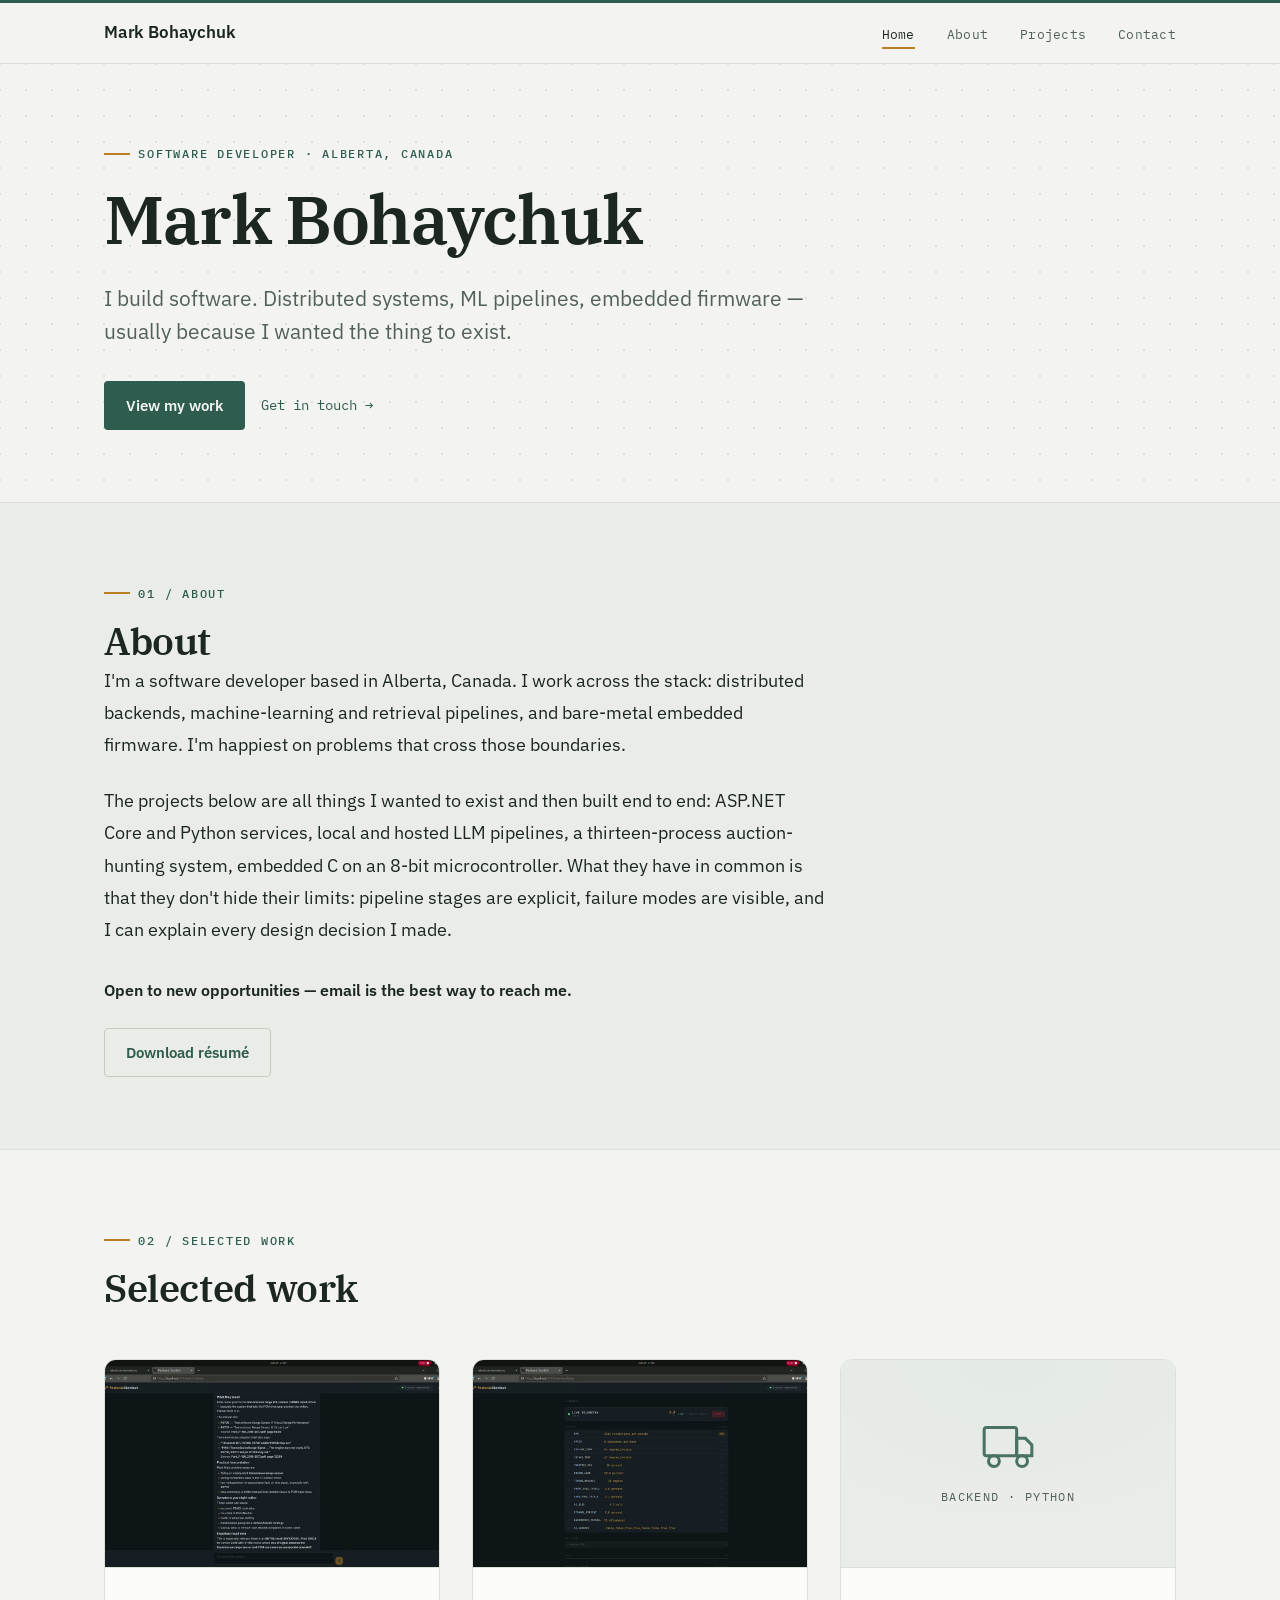
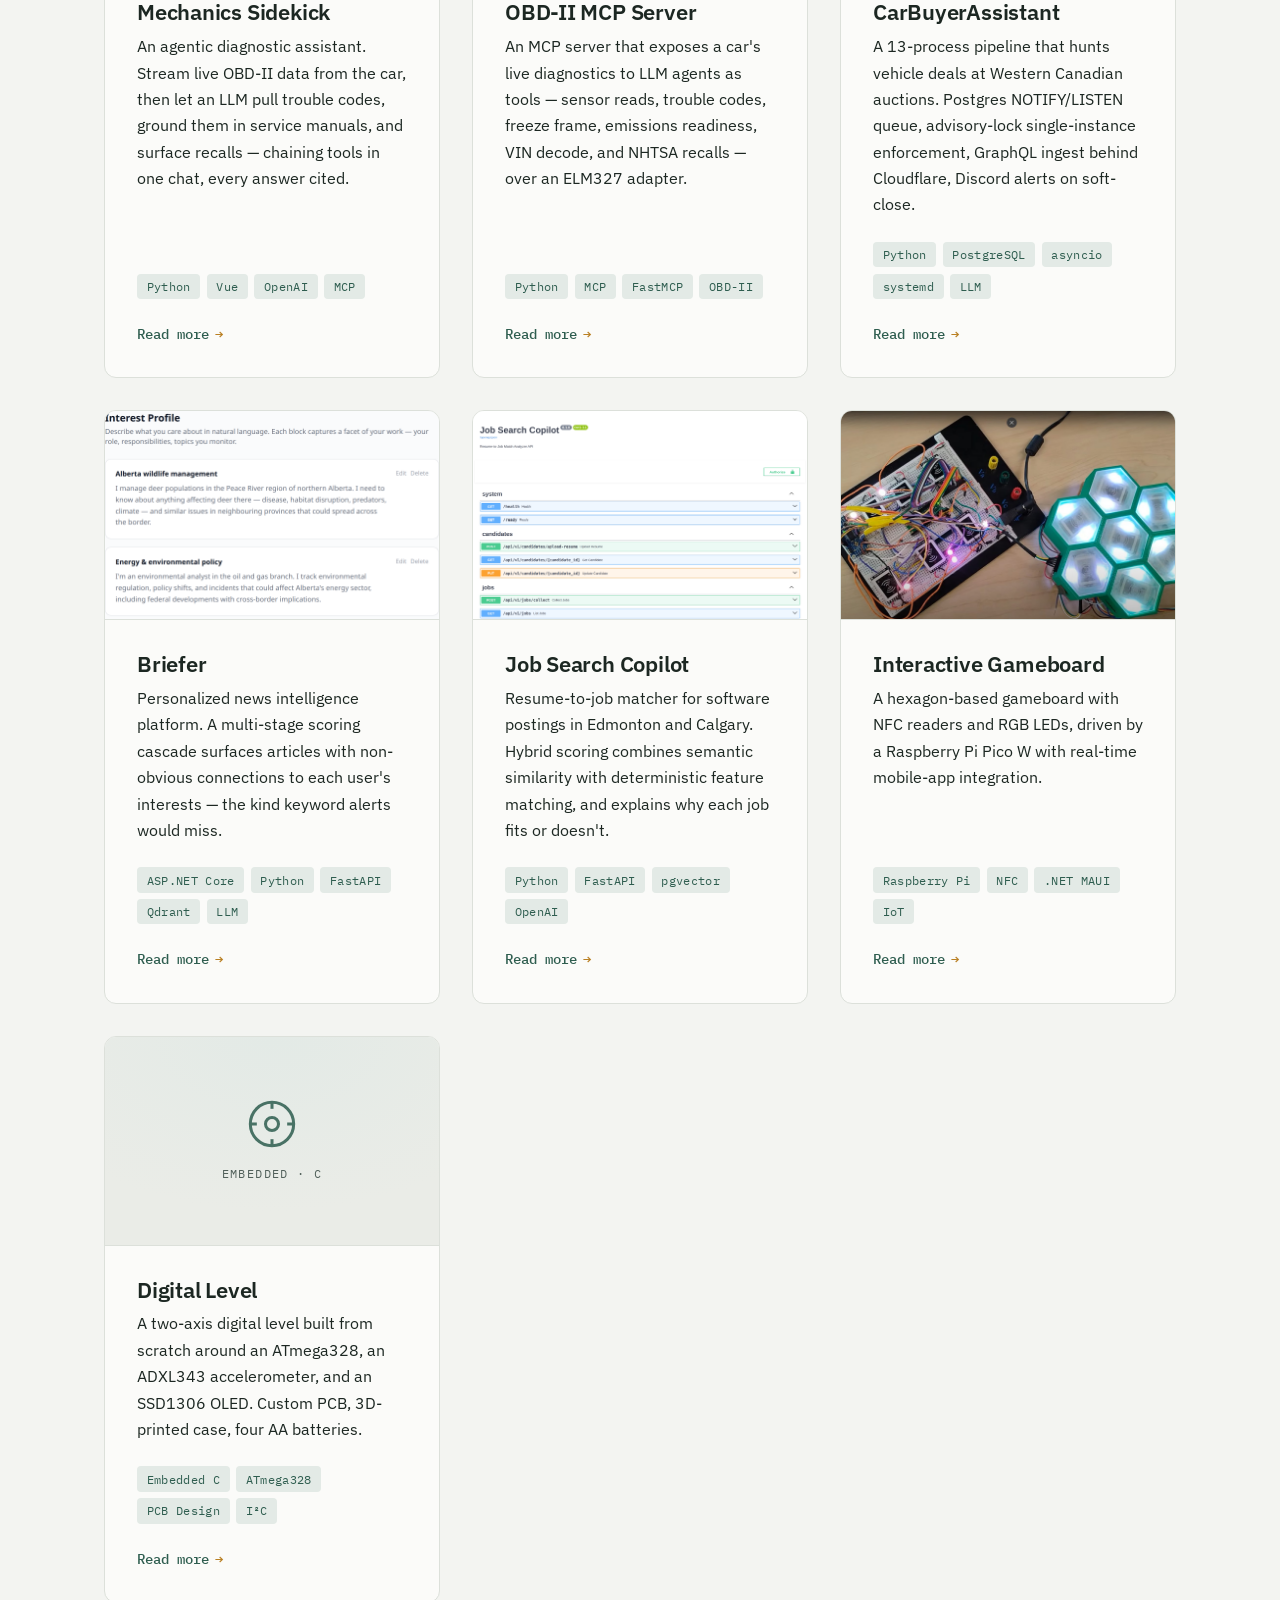
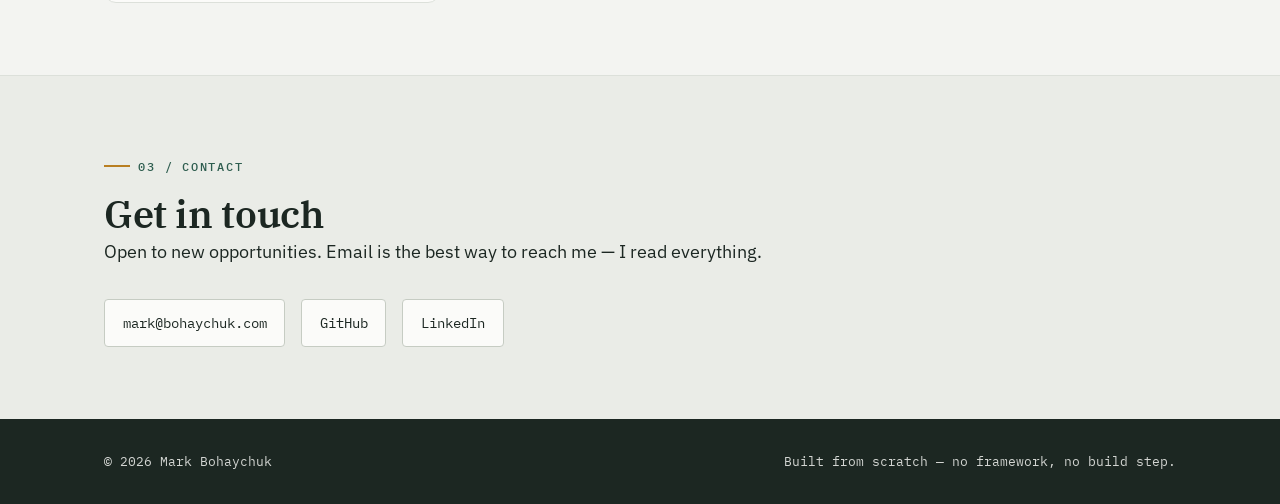
<file: index.html>
<!DOCTYPE html>
<html lang="en">
<head>
    <meta charset="UTF-8">
    <meta name="viewport" content="width=device-width, initial-scale=1.0">
    <title>Mark Bohaychuk — Software Developer</title>
    <meta name="description" content="Mark Bohaychuk — software developer in Alberta, Canada. Distributed systems, ML and retrieval pipelines, and embedded firmware, built end to end.">
    <meta name="author" content="Mark Bohaychuk">
    <meta name="theme-color" content="#2e5d4f">
    <link rel="canonical" href="https://mark.bohaychuk.com/">
    <link rel="icon" href="/favicon.svg" type="image/svg+xml">

    <meta property="og:type" content="website">
    <meta property="og:url" content="https://mark.bohaychuk.com/">
    <meta property="og:title" content="Mark Bohaychuk — Software Developer">
    <meta property="og:description" content="Distributed systems, ML and retrieval pipelines, and embedded firmware — built end to end.">
    <meta property="og:image" content="https://mark.bohaychuk.com/images/og-card.png">
    <meta name="twitter:card" content="summary_large_image">
    <meta name="twitter:title" content="Mark Bohaychuk — Software Developer">
    <meta name="twitter:description" content="Distributed systems, ML and retrieval pipelines, and embedded firmware — built end to end.">
    <meta name="twitter:image" content="https://mark.bohaychuk.com/images/og-card.png">

    <link rel="preconnect" href="https://fonts.googleapis.com">
    <link rel="preconnect" href="https://fonts.gstatic.com" crossorigin>
    <link href="https://fonts.googleapis.com/css2?family=IBM+Plex+Mono:wght@400;500&family=IBM+Plex+Sans:wght@400;500;600&family=IBM+Plex+Serif:wght@500;600&display=swap" rel="stylesheet">
    <link rel="stylesheet" href="css/styles.css">
</head>
<body>
    <a href="#projects" class="skip-link">Skip to projects</a>

    <header class="header">
        <div class="container">
            <nav class="nav" aria-label="Primary">
                <span class="logo"><a href="#home">Mark Bohaychuk</a></span>
                <button class="nav-toggle" type="button" aria-label="Toggle navigation" aria-expanded="false" aria-controls="nav-links">
                    <svg viewBox="0 0 24 24" fill="none" stroke="currentColor" stroke-width="2" aria-hidden="true">
                        <line x1="3" y1="6" x2="21" y2="6"/>
                        <line x1="3" y1="12" x2="21" y2="12"/>
                        <line x1="3" y1="18" x2="21" y2="18"/>
                    </svg>
                </button>
                <ul class="nav-links" id="nav-links">
                    <li><a href="#home">Home</a></li>
                    <li><a href="#about">About</a></li>
                    <li><a href="#projects">Projects</a></li>
                    <li><a href="#contact">Contact</a></li>
                </ul>
            </nav>
        </div>
    </header>

    <main id="main">
        <!-- Hero -->
        <section id="home" class="hero">
            <div class="container">
                <div class="hero-content">
                    <p class="eyebrow">Software developer · Alberta, Canada</p>
                    <h1 class="hero-title">Mark Bohaychuk</h1>
                    <p class="hero-subtitle">I build software. Distributed systems, ML pipelines, embedded firmware — usually because I wanted the thing to exist.</p>
                    <div class="hero-actions">
                        <a href="#projects" class="btn btn-primary">View my work</a>
                        <a href="#contact" class="text-link">Get in touch →</a>
                    </div>
                </div>
            </div>
        </section>

        <!-- About -->
        <section id="about" class="about">
            <div class="container">
                <div class="about-content reveal">
                    <p class="eyebrow">01 / About</p>
                    <h2 class="section-title">About</h2>
                    <p class="about-text">
                        I'm a software developer based in Alberta, Canada. I work across the stack: distributed backends, machine-learning and retrieval pipelines, and bare-metal embedded firmware. I'm happiest on problems that cross those boundaries.
                    </p>
                    <p class="about-text">
                        The projects below are all things I wanted to exist and then built end to end: ASP.NET Core and Python services, local and hosted LLM pipelines, a thirteen-process auction-hunting system, embedded C on an 8-bit microcontroller. What they have in common is that they don't hide their limits: pipeline stages are explicit, failure modes are visible, and I can explain every design decision I made.
                    </p>
                    <p class="about-status">Open to new opportunities &mdash; email is the best way to reach me.</p>
                    <div class="about-cta">
                        <a href="docs/Mark_Bohaychuk_Resume.pdf" class="btn btn-secondary" target="_blank" rel="noopener">Download résumé</a>
                    </div>
                </div>
            </div>
        </section>

        <!-- Projects -->
        <section id="projects" class="projects">
            <div class="container">
                <div class="section-head reveal">
                    <p class="eyebrow">02 / Selected work</p>
                    <h2 class="section-title">Selected work</h2>
                </div>
                <div class="projects-grid">
                    <!-- Mechanics Sidekick -->
                    <article class="project-card reveal" data-project="mechanics-sidekick">
                        <div class="project-media">
                            <img class="project-shot" src="images/mechanics-sidekick/chat-citations.jpg" alt="Mechanics Sidekick answering with trouble codes grounded in a service manual and a matching recall, citations inline" loading="lazy" decoding="async">
                        </div>
                        <div class="project-content">
                            <h3 class="project-title">Mechanics Sidekick</h3>
                            <p class="project-description">
                                An agentic diagnostic assistant. Stream live OBD-II data from the car, then let an LLM pull trouble codes, ground them in service manuals, and surface recalls — chaining tools in one chat, every answer cited.
                            </p>
                            <div class="project-tags">
                                <span class="tag">Python</span>
                                <span class="tag">Vue</span>
                                <span class="tag">OpenAI</span>
                                <span class="tag">MCP</span>
                            </div>
                            <a href="projects/mechanics-sidekick.html" class="project-link">Read more <span class="arrow" aria-hidden="true">→</span></a>
                        </div>
                    </article>

                    <!-- OBD-II MCP Server -->
                    <article class="project-card reveal" data-project="obd-ii-mcp-server">
                        <div class="project-media">
                            <img class="project-shot" src="images/obd-ii-mcp-server/live-telemetry.jpg" alt="Live OBD-II telemetry — RPM, coolant temp, engine load — streamed from a 2015 F-150 through the MCP server" loading="lazy" decoding="async">
                        </div>
                        <div class="project-content">
                            <h3 class="project-title">OBD-II MCP Server</h3>
                            <p class="project-description">
                                An MCP server that exposes a car's live diagnostics to LLM agents as tools — sensor reads, trouble codes, freeze frame, emissions readiness, VIN decode, and NHTSA recalls — over an ELM327 adapter.
                            </p>
                            <div class="project-tags">
                                <span class="tag">Python</span>
                                <span class="tag">MCP</span>
                                <span class="tag">FastMCP</span>
                                <span class="tag">OBD-II</span>
                            </div>
                            <a href="projects/obd-ii-mcp-server.html" class="project-link">Read more <span class="arrow" aria-hidden="true">→</span></a>
                        </div>
                    </article>

                    <!-- CarBuyerAssistant -->
                    <article class="project-card reveal" data-project="carbuyer">
                        <div class="project-media">
                            <div class="project-tile">
                                <svg viewBox="0 0 24 24" fill="none" stroke="currentColor" aria-hidden="true">
                                    <rect x="1" y="3" width="15" height="13" rx="1"/>
                                    <polygon points="16 8 20 8 23 11 23 16 16 16 16 8"/>
                                    <circle cx="5.5" cy="18.5" r="2.5"/>
                                    <circle cx="18.5" cy="18.5" r="2.5"/>
                                </svg>
                                <span>Backend · Python</span>
                            </div>
                        </div>
                        <div class="project-content">
                            <h3 class="project-title">CarBuyerAssistant</h3>
                            <p class="project-description">
                                A 13-process pipeline that hunts vehicle deals at Western Canadian auctions. Postgres NOTIFY/LISTEN queue, advisory-lock single-instance enforcement, GraphQL ingest behind Cloudflare, Discord alerts on soft-close.
                            </p>
                            <div class="project-tags">
                                <span class="tag">Python</span>
                                <span class="tag">PostgreSQL</span>
                                <span class="tag">asyncio</span>
                                <span class="tag">systemd</span>
                                <span class="tag">LLM</span>
                            </div>
                            <a href="projects/carbuyer.html" class="project-link">Read more <span class="arrow" aria-hidden="true">→</span></a>
                        </div>
                    </article>

                    <!-- Briefer -->
                    <article class="project-card reveal" data-project="briefer">
                        <div class="project-media">
                            <img class="project-shot" src="images/briefer/profile-editor.png" alt="Briefer interest-profile editor describing monitored topics in natural language" loading="lazy" decoding="async">
                        </div>
                        <div class="project-content">
                            <h3 class="project-title">Briefer</h3>
                            <p class="project-description">
                                Personalized news intelligence platform. A multi-stage scoring cascade surfaces articles with non-obvious connections to each user's interests — the kind keyword alerts would miss.
                            </p>
                            <div class="project-tags">
                                <span class="tag">ASP.NET Core</span>
                                <span class="tag">Python</span>
                                <span class="tag">FastAPI</span>
                                <span class="tag">Qdrant</span>
                                <span class="tag">LLM</span>
                            </div>
                            <a href="projects/briefer.html" class="project-link">Read more <span class="arrow" aria-hidden="true">→</span></a>
                        </div>
                    </article>

                    <!-- Job Search Copilot -->
                    <article class="project-card reveal" data-project="job-search-copilot">
                        <div class="project-media">
                            <img class="project-shot" src="images/job-search-copilot/api-overview.png" alt="Job Search Copilot API documentation overview" loading="lazy" decoding="async">
                        </div>
                        <div class="project-content">
                            <h3 class="project-title">Job Search Copilot</h3>
                            <p class="project-description">
                                Resume-to-job matcher for software postings in Edmonton and Calgary. Hybrid scoring combines semantic similarity with deterministic feature matching, and explains why each job fits or doesn't.
                            </p>
                            <div class="project-tags">
                                <span class="tag">Python</span>
                                <span class="tag">FastAPI</span>
                                <span class="tag">pgvector</span>
                                <span class="tag">OpenAI</span>
                            </div>
                            <a href="projects/job-search-copilot.html" class="project-link">Read more <span class="arrow" aria-hidden="true">→</span></a>
                        </div>
                    </article>

                    <!-- Interactive Gameboard -->
                    <article class="project-card reveal" data-project="gameboard">
                        <div class="project-media">
                            <img class="project-shot project-shot--center" src="images/gameboard/gameboard.jpg" alt="Hexagon-tiled gameboard with NFC readers and RGB LEDs" loading="lazy" decoding="async">
                        </div>
                        <div class="project-content">
                            <h3 class="project-title">Interactive Gameboard</h3>
                            <p class="project-description">
                                A hexagon-based gameboard with NFC readers and RGB LEDs, driven by a Raspberry Pi Pico W with real-time mobile-app integration.
                            </p>
                            <div class="project-tags">
                                <span class="tag">Raspberry Pi</span>
                                <span class="tag">NFC</span>
                                <span class="tag">.NET MAUI</span>
                                <span class="tag">IoT</span>
                            </div>
                            <a href="projects/gameboard.html" class="project-link">Read more <span class="arrow" aria-hidden="true">→</span></a>
                        </div>
                    </article>

                    <!-- Digital Level -->
                    <article class="project-card reveal" data-project="digital-level">
                        <div class="project-media">
                            <div class="project-tile">
                                <svg viewBox="0 0 24 24" fill="none" stroke="currentColor" aria-hidden="true">
                                    <circle cx="12" cy="12" r="10"/>
                                    <circle cx="12" cy="12" r="3"/>
                                    <line x1="12" y1="2" x2="12" y2="5"/>
                                    <line x1="12" y1="19" x2="12" y2="22"/>
                                    <line x1="2" y1="12" x2="5" y2="12"/>
                                    <line x1="19" y1="12" x2="22" y2="12"/>
                                </svg>
                                <span>Embedded · C</span>
                            </div>
                        </div>
                        <div class="project-content">
                            <h3 class="project-title">Digital Level</h3>
                            <p class="project-description">
                                A two-axis digital level built from scratch around an ATmega328, an ADXL343 accelerometer, and an SSD1306 OLED. Custom PCB, 3D-printed case, four AA batteries.
                            </p>
                            <div class="project-tags">
                                <span class="tag">Embedded C</span>
                                <span class="tag">ATmega328</span>
                                <span class="tag">PCB Design</span>
                                <span class="tag">I²C</span>
                            </div>
                            <a href="projects/digital-level.html" class="project-link">Read more <span class="arrow" aria-hidden="true">→</span></a>
                        </div>
                    </article>
                </div>
            </div>
        </section>

        <!-- Contact -->
        <section id="contact" class="contact">
            <div class="container">
                <div class="reveal">
                    <p class="eyebrow">03 / Contact</p>
                    <h2 class="section-title">Get in touch</h2>
                    <p class="contact-text">Open to new opportunities. Email is the best way to reach me — I read everything.</p>
                    <div class="contact-links">
                        <a href="mailto:mark@bohaychuk.com" class="contact-link">mark@bohaychuk.com</a>
                        <a href="https://github.com/mbohaychuk" class="contact-link" target="_blank" rel="noopener">GitHub</a>
                        <a href="https://www.linkedin.com/in/mark-bohaychuk-a47a1b263" class="contact-link" target="_blank" rel="noopener">LinkedIn</a>
                    </div>
                </div>
            </div>
        </section>
    </main>

    <footer class="footer">
        <div class="container">
            <p>&copy; 2026 Mark Bohaychuk</p>
            <p>Built from scratch — no framework, no build step.</p>
        </div>
    </footer>

    <script src="js/main.js"></script>
</body>
</html>
</file>
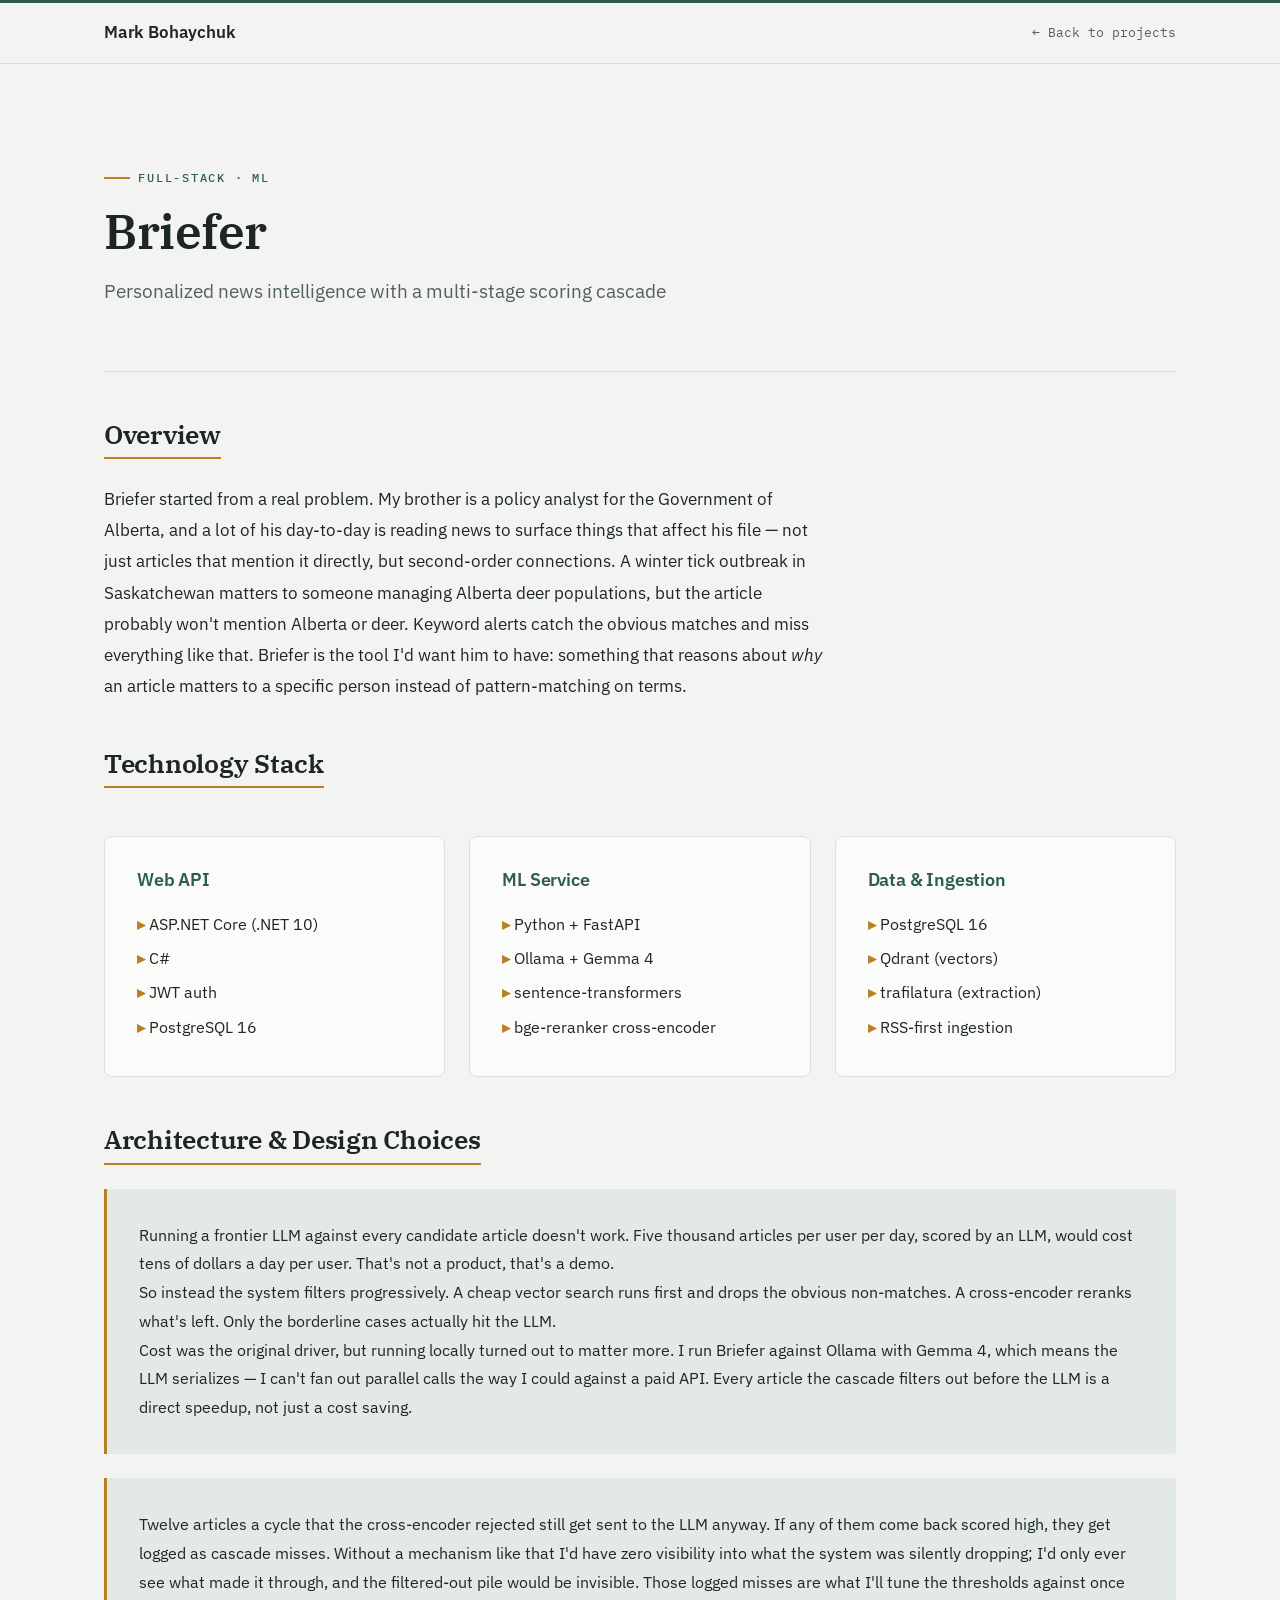
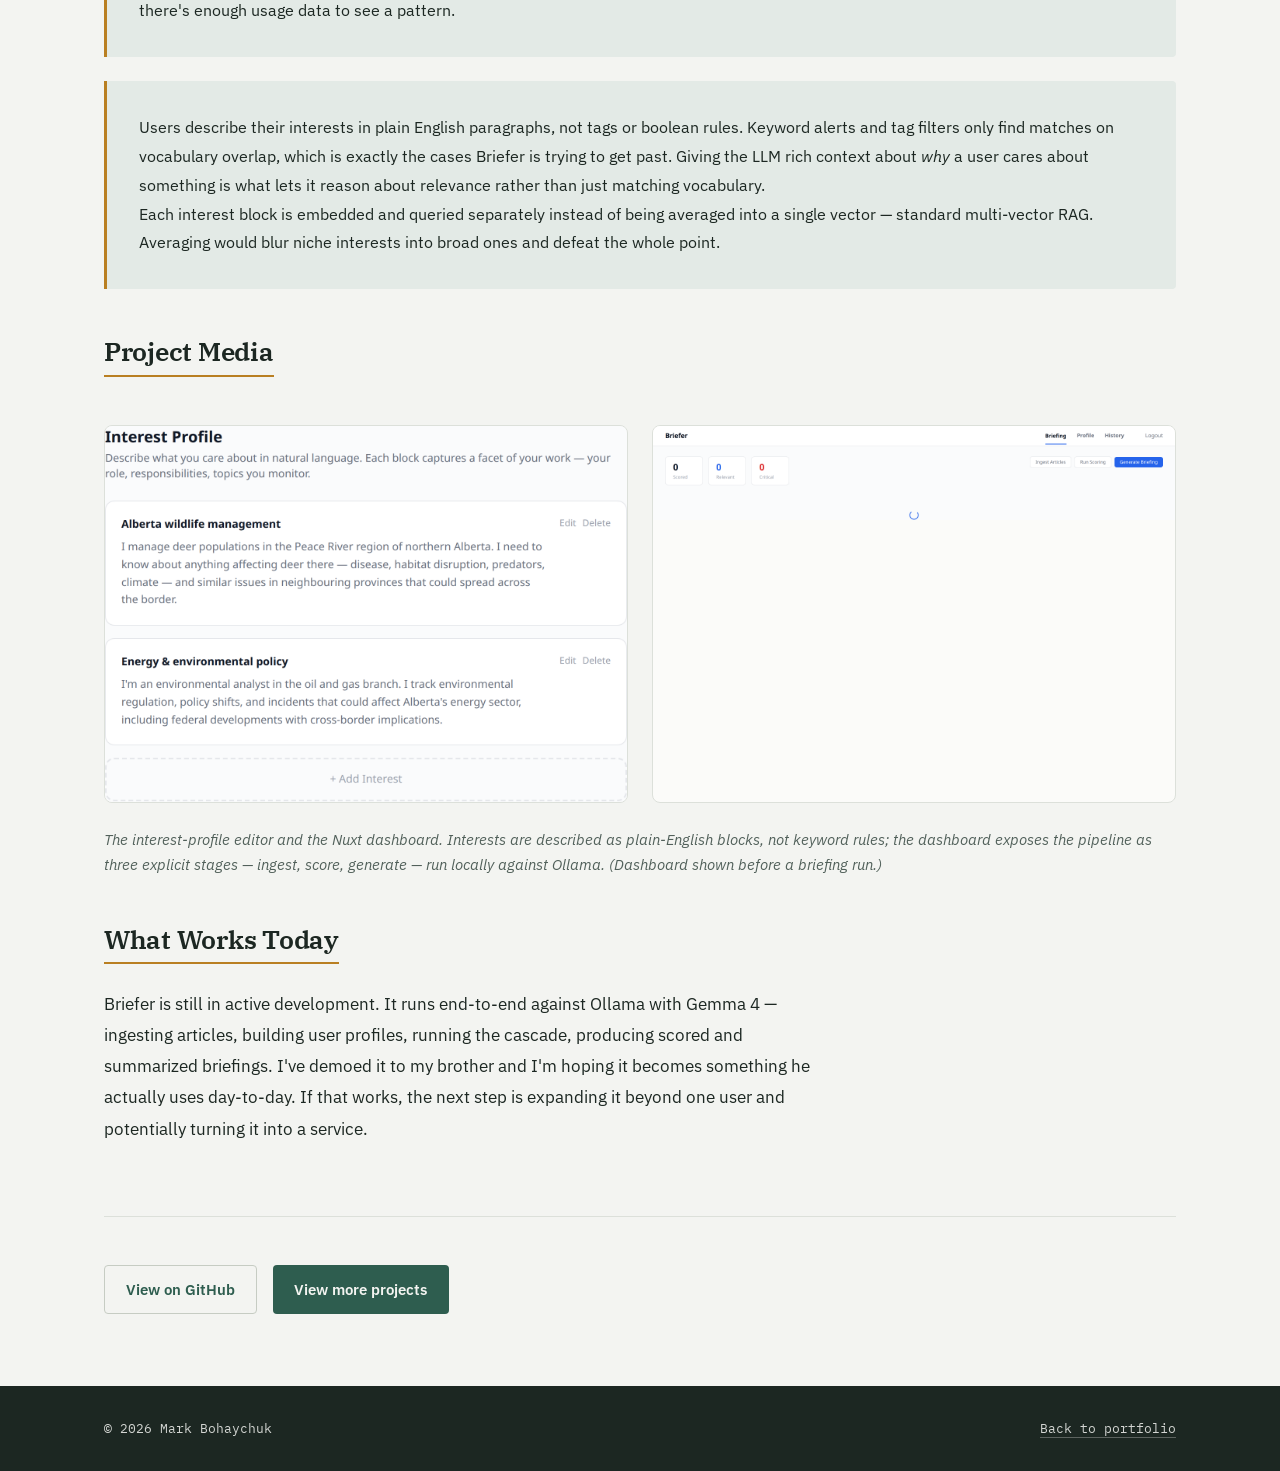
<file: projects/briefer.html>
<!DOCTYPE html>
<html lang="en">
<head>
    <meta charset="UTF-8">
    <meta name="viewport" content="width=device-width, initial-scale=1.0">
    <title>Briefer — Mark Bohaychuk</title>
    <meta name="description" content="Personalized news intelligence platform with a multi-stage scoring cascade that surfaces non-obvious, relevant articles keyword alerts would miss.">
    <meta name="author" content="Mark Bohaychuk">
    <meta name="theme-color" content="#2e5d4f">
    <link rel="canonical" href="https://mark.bohaychuk.com/projects/briefer.html">
    <link rel="icon" href="/favicon.svg" type="image/svg+xml">

    <meta property="og:type" content="article">
    <meta property="og:url" content="https://mark.bohaychuk.com/projects/briefer.html">
    <meta property="og:title" content="Briefer — Mark Bohaychuk">
    <meta property="og:description" content="Personalized news intelligence platform with a multi-stage scoring cascade that surfaces non-obvious, relevant articles keyword alerts would miss.">
    <meta property="og:image" content="https://mark.bohaychuk.com/images/briefer/profile-editor.png">
    <meta name="twitter:card" content="summary_large_image">
    <meta name="twitter:title" content="Briefer — Mark Bohaychuk">
    <meta name="twitter:description" content="Personalized news intelligence with a multi-stage scoring cascade.">
    <meta name="twitter:image" content="https://mark.bohaychuk.com/images/briefer/profile-editor.png">

    <link rel="preconnect" href="https://fonts.googleapis.com">
    <link rel="preconnect" href="https://fonts.gstatic.com" crossorigin>
    <link href="https://fonts.googleapis.com/css2?family=IBM+Plex+Mono:wght@400;500&family=IBM+Plex+Sans:wght@400;500;600&family=IBM+Plex+Serif:wght@500;600&display=swap" rel="stylesheet">
    <link rel="stylesheet" href="../css/styles.css">
</head>
<body>
    <header class="header">
        <div class="container">
            <nav class="nav" aria-label="Primary">
                <span class="logo"><a href="../index.html">Mark Bohaychuk</a></span>
                <a href="../index.html" class="back-link">← Back to projects</a>
            </nav>
        </div>
    </header>

    <main class="project-detail">
        <div class="container">
            <div class="project-header">
                <p class="eyebrow">Full-stack · ML</p>
                <h1 class="project-detail-title">Briefer</h1>
                <p class="project-detail-subtitle">Personalized news intelligence with a multi-stage scoring cascade</p>
            </div>

            <section class="project-section">
                <h2>Overview</h2>
                <p class="project-text">
                    Briefer started from a real problem. My brother is a policy analyst for the Government of Alberta, and a lot of his day-to-day is reading news to surface things that affect his file — not just articles that mention it directly, but second-order connections. A winter tick outbreak in Saskatchewan matters to someone managing Alberta deer populations, but the article probably won't mention Alberta or deer. Keyword alerts catch the obvious matches and miss everything like that. Briefer is the tool I'd want him to have: something that reasons about <em>why</em> an article matters to a specific person instead of pattern-matching on terms.
                </p>
            </section>

            <section class="project-section">
                <h2>Technology Stack</h2>
                <div class="tech-grid">
                    <div class="tech-item">
                        <h3>Web API</h3>
                        <ul>
                            <li>ASP.NET Core (.NET 10)</li>
                            <li>C#</li>
                            <li>JWT auth</li>
                            <li>PostgreSQL 16</li>
                        </ul>
                    </div>
                    <div class="tech-item">
                        <h3>ML Service</h3>
                        <ul>
                            <li>Python + FastAPI</li>
                            <li>Ollama + Gemma 4</li>
                            <li>sentence-transformers</li>
                            <li>bge-reranker cross-encoder</li>
                        </ul>
                    </div>
                    <div class="tech-item">
                        <h3>Data &amp; Ingestion</h3>
                        <ul>
                            <li>PostgreSQL 16</li>
                            <li>Qdrant (vectors)</li>
                            <li>trafilatura (extraction)</li>
                            <li>RSS-first ingestion</li>
                        </ul>
                    </div>
                </div>
            </section>

            <section class="project-section">
                <h2>Architecture &amp; Design Choices</h2>
                <div class="highlight-box">
                    <p>
                        Running a frontier LLM against every candidate article doesn't work. Five thousand articles per user per day, scored by an LLM, would cost tens of dollars a day per user. That's not a product, that's a demo.
                    </p>
                    <p>
                        So instead the system filters progressively. A cheap vector search runs first and drops the obvious non-matches. A cross-encoder reranks what's left. Only the borderline cases actually hit the LLM.
                    </p>
                    <p>
                        Cost was the original driver, but running locally turned out to matter more. I run Briefer against Ollama with Gemma 4, which means the LLM serializes — I can't fan out parallel calls the way I could against a paid API. Every article the cascade filters out before the LLM is a direct speedup, not just a cost saving.
                    </p>
                </div>
                <div class="highlight-box">
                    <p>
                        Twelve articles a cycle that the cross-encoder rejected still get sent to the LLM anyway. If any of them come back scored high, they get logged as cascade misses. Without a mechanism like that I'd have zero visibility into what the system was silently dropping; I'd only ever see what made it through, and the filtered-out pile would be invisible. Those logged misses are what I'll tune the thresholds against once there's enough usage data to see a pattern.
                    </p>
                </div>
                <div class="highlight-box">
                    <p>
                        Users describe their interests in plain English paragraphs, not tags or boolean rules. Keyword alerts and tag filters only find matches on vocabulary overlap, which is exactly the cases Briefer is trying to get past. Giving the LLM rich context about <em>why</em> a user cares about something is what lets it reason about relevance rather than just matching vocabulary.
                    </p>
                    <p>
                        Each interest block is embedded and queried separately instead of being averaged into a single vector — standard multi-vector RAG. Averaging would blur niche interests into broad ones and defeat the whole point.
                    </p>
                </div>
            </section>

            <section class="project-section">
                <h2>Project Media</h2>
                <div class="media-grid">
                    <div class="media-item">
                        <img src="../images/briefer/profile-editor.png"
                             alt="Briefer's interest profile editor: two interest blocks describing an Alberta wildlife manager's concerns in plain-English paragraphs, each editable, with an Add Interest button"
                             loading="lazy">
                    </div>
                    <div class="media-item">
                        <img src="../images/briefer/dashboard.png"
                             alt="Briefer's Nuxt dashboard: a stats bar showing Scored, Relevant, and Critical counts, and the three pipeline-stage controls — Ingest Articles, Run Scoring, Generate Briefing"
                             loading="lazy">
                    </div>
                </div>
                <p class="media-note"><em>The interest-profile editor and the Nuxt dashboard. Interests are described as plain-English blocks, not keyword rules; the dashboard exposes the pipeline as three explicit stages — ingest, score, generate — run locally against Ollama. (Dashboard shown before a briefing run.)</em></p>
            </section>

            <section class="project-section">
                <h2>What Works Today</h2>
                <p class="project-text">
                    Briefer is still in active development. It runs end-to-end against Ollama with Gemma 4 — ingesting articles, building user profiles, running the cascade, producing scored and summarized briefings. I've demoed it to my brother and I'm hoping it becomes something he actually uses day-to-day. If that works, the next step is expanding it beyond one user and potentially turning it into a service.
                </p>
            </section>

            <div class="project-cta">
                <a href="https://github.com/mbohaychuk/Briefer" class="btn btn-secondary" target="_blank" rel="noopener">View on GitHub</a>
                <a href="../index.html" class="btn btn-primary">View more projects</a>
            </div>
        </div>
    </main>

    <footer class="footer">
        <div class="container">
            <p>&copy; 2026 Mark Bohaychuk</p>
            <p><a href="../index.html">Back to portfolio</a></p>
        </div>
    </footer>

    <script src="../js/main.js"></script>
</body>
</html>
</file>
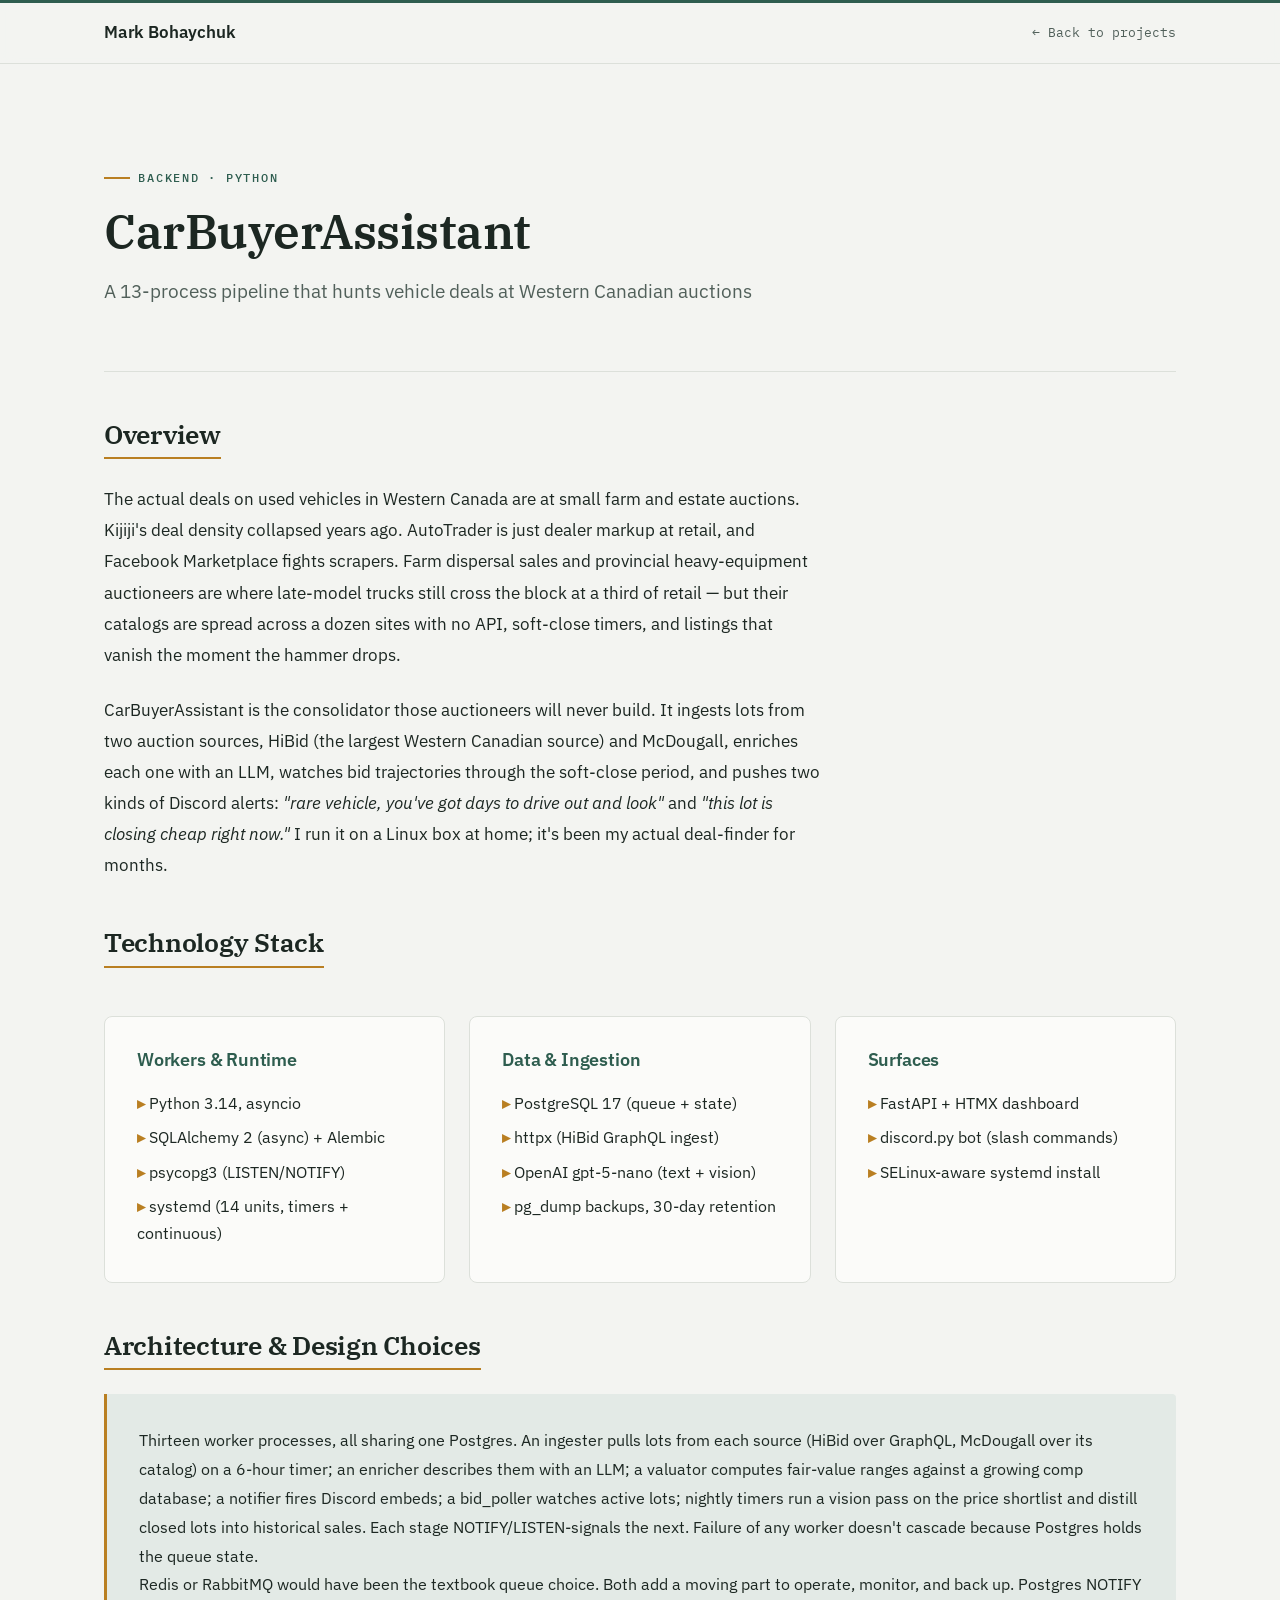
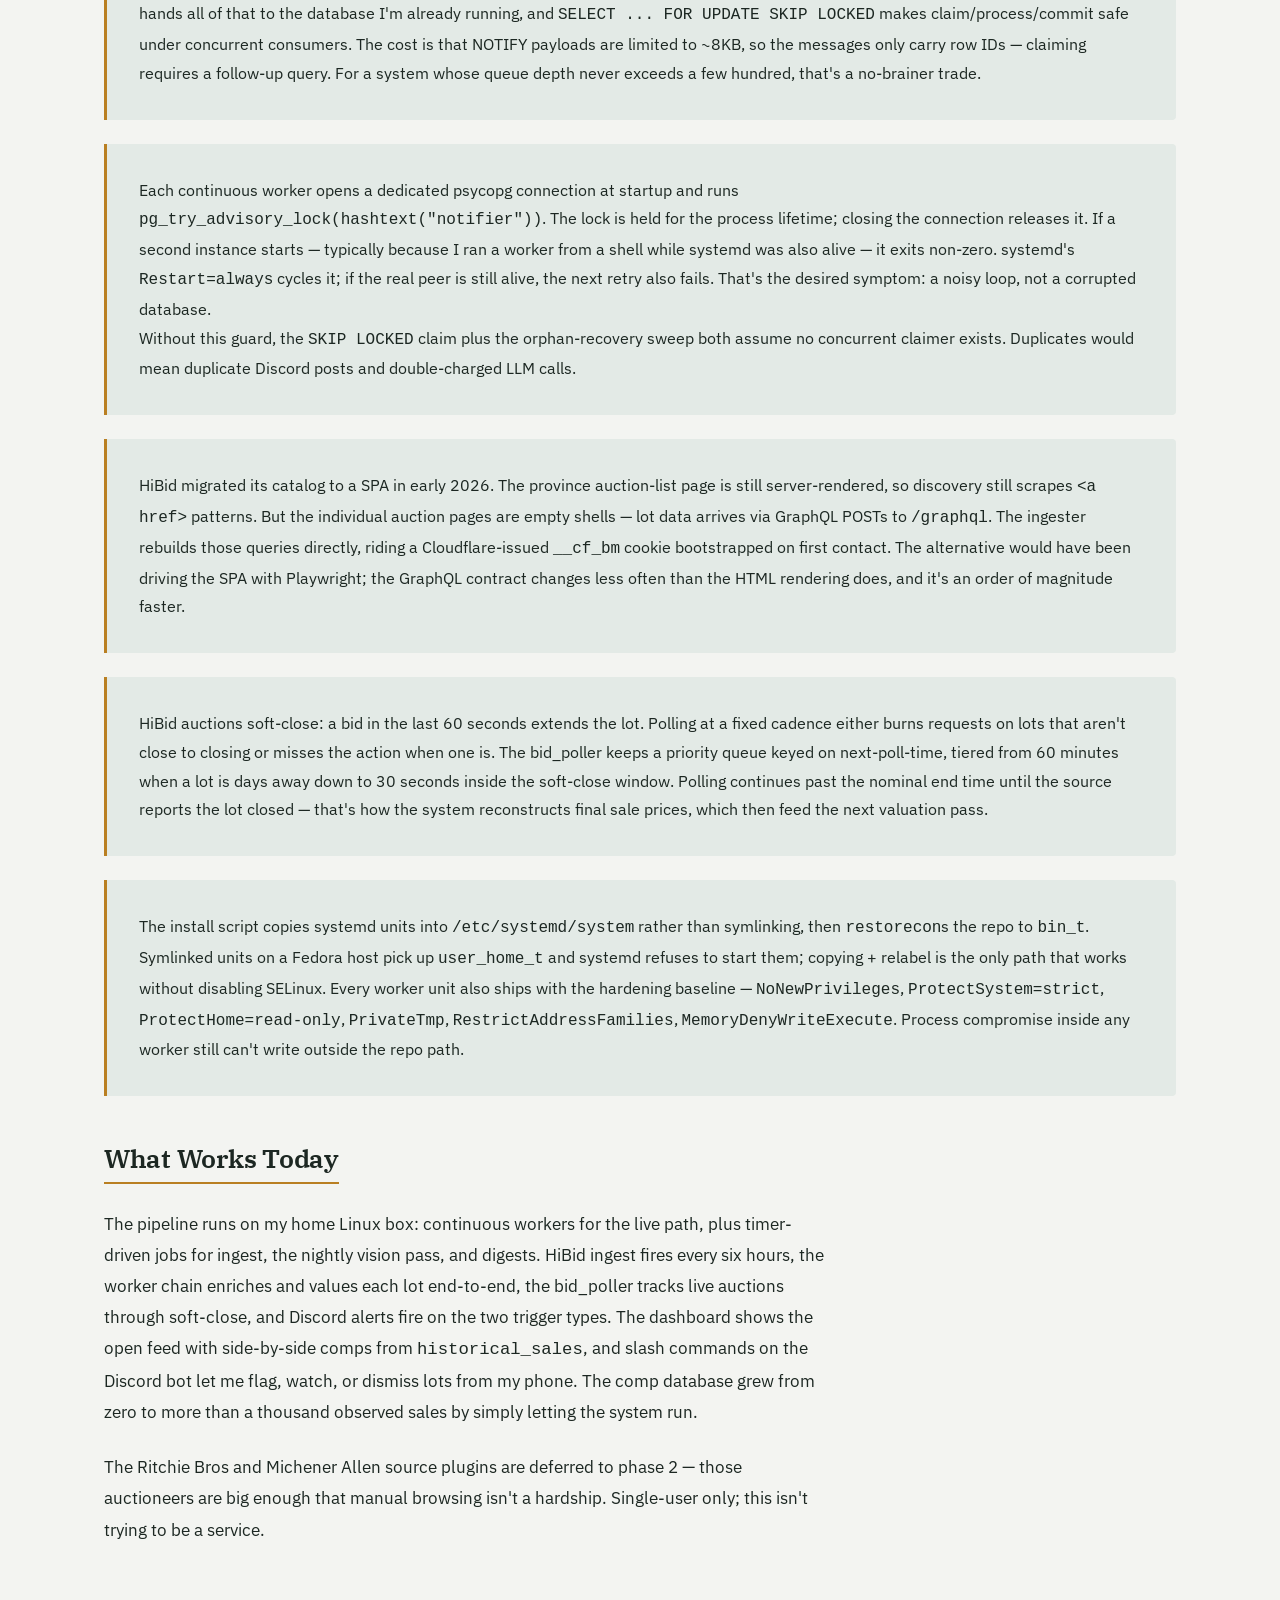
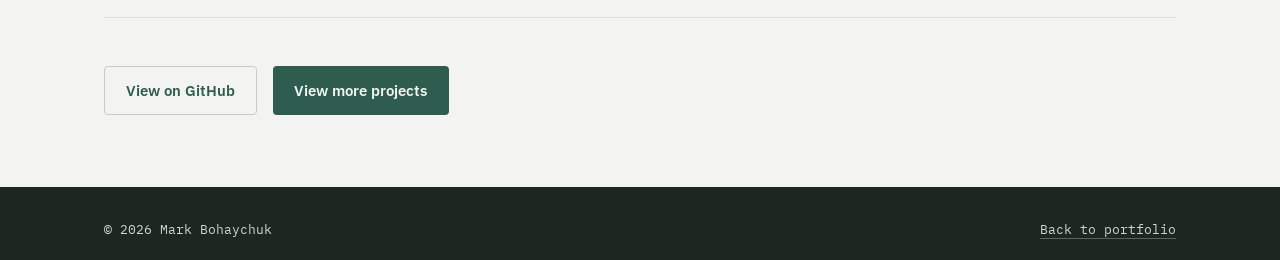
<file: projects/carbuyer.html>
<!DOCTYPE html>
<html lang="en">
<head>
    <meta charset="UTF-8">
    <meta name="viewport" content="width=device-width, initial-scale=1.0">
    <title>CarBuyerAssistant — Mark Bohaychuk</title>
    <meta name="description" content="A 13-process pipeline that hunts vehicle deals at Western Canadian auctions — Postgres NOTIFY/LISTEN queue, LLM lot scoring, and Discord alerts on soft-close.">
    <meta name="author" content="Mark Bohaychuk">
    <meta name="theme-color" content="#2e5d4f">
    <link rel="canonical" href="https://mark.bohaychuk.com/projects/carbuyer.html">
    <link rel="icon" href="/favicon.svg" type="image/svg+xml">

    <meta property="og:type" content="article">
    <meta property="og:url" content="https://mark.bohaychuk.com/projects/carbuyer.html">
    <meta property="og:title" content="CarBuyerAssistant — Mark Bohaychuk">
    <meta property="og:description" content="A 13-process pipeline that hunts vehicle deals at Western Canadian auctions — Postgres NOTIFY/LISTEN queue, LLM lot scoring, and Discord alerts on soft-close.">
    <meta property="og:image" content="https://mark.bohaychuk.com/images/og-card.png">
    <meta name="twitter:card" content="summary_large_image">
    <meta name="twitter:title" content="CarBuyerAssistant — Mark Bohaychuk">
    <meta name="twitter:description" content="A 13-process pipeline that hunts vehicle deals at Western Canadian auctions.">
    <meta name="twitter:image" content="https://mark.bohaychuk.com/images/og-card.png">

    <link rel="preconnect" href="https://fonts.googleapis.com">
    <link rel="preconnect" href="https://fonts.gstatic.com" crossorigin>
    <link href="https://fonts.googleapis.com/css2?family=IBM+Plex+Mono:wght@400;500&family=IBM+Plex+Sans:wght@400;500;600&family=IBM+Plex+Serif:wght@500;600&display=swap" rel="stylesheet">
    <link rel="stylesheet" href="../css/styles.css">
</head>
<body>
    <header class="header">
        <div class="container">
            <nav class="nav" aria-label="Primary">
                <span class="logo"><a href="../index.html">Mark Bohaychuk</a></span>
                <a href="../index.html" class="back-link">← Back to projects</a>
            </nav>
        </div>
    </header>

    <main class="project-detail">
        <div class="container">
            <div class="project-header">
                <p class="eyebrow">Backend · Python</p>
                <h1 class="project-detail-title">CarBuyerAssistant</h1>
                <p class="project-detail-subtitle">A 13-process pipeline that hunts vehicle deals at Western Canadian auctions</p>
            </div>

            <section class="project-section">
                <h2>Overview</h2>
                <p class="project-text">
                    The actual deals on used vehicles in Western Canada are at small farm and estate auctions. Kijiji's deal density collapsed years ago. AutoTrader is just dealer markup at retail, and Facebook Marketplace fights scrapers. Farm dispersal sales and provincial heavy-equipment auctioneers are where late-model trucks still cross the block at a third of retail — but their catalogs are spread across a dozen sites with no API, soft-close timers, and listings that vanish the moment the hammer drops.
                </p>
                <p class="project-text">
                    CarBuyerAssistant is the consolidator those auctioneers will never build. It ingests lots from two auction sources, HiBid (the largest Western Canadian source) and McDougall, enriches each one with an LLM, watches bid trajectories through the soft-close period, and pushes two kinds of Discord alerts: <em>"rare vehicle, you've got days to drive out and look"</em> and <em>"this lot is closing cheap right now."</em> I run it on a Linux box at home; it's been my actual deal-finder for months.
                </p>
            </section>

            <section class="project-section">
                <h2>Technology Stack</h2>
                <div class="tech-grid">
                    <div class="tech-item">
                        <h3>Workers &amp; Runtime</h3>
                        <ul>
                            <li>Python 3.14, asyncio</li>
                            <li>SQLAlchemy 2 (async) + Alembic</li>
                            <li>psycopg3 (LISTEN/NOTIFY)</li>
                            <li>systemd (14 units, timers + continuous)</li>
                        </ul>
                    </div>
                    <div class="tech-item">
                        <h3>Data &amp; Ingestion</h3>
                        <ul>
                            <li>PostgreSQL 17 (queue + state)</li>
                            <li>httpx (HiBid GraphQL ingest)</li>
                            <li>OpenAI gpt-5-nano (text + vision)</li>
                            <li>pg_dump backups, 30-day retention</li>
                        </ul>
                    </div>
                    <div class="tech-item">
                        <h3>Surfaces</h3>
                        <ul>
                            <li>FastAPI + HTMX dashboard</li>
                            <li>discord.py bot (slash commands)</li>
                            <li>SELinux-aware systemd install</li>
                        </ul>
                    </div>
                </div>
            </section>

            <section class="project-section">
                <h2>Architecture &amp; Design Choices</h2>
                <div class="highlight-box">
                    <p>
                        Thirteen worker processes, all sharing one Postgres. An ingester pulls lots from each source (HiBid over GraphQL, McDougall over its catalog) on a 6-hour timer; an enricher describes them with an LLM; a valuator computes fair-value ranges against a growing comp database; a notifier fires Discord embeds; a bid_poller watches active lots; nightly timers run a vision pass on the price shortlist and distill closed lots into historical sales. Each stage NOTIFY/LISTEN-signals the next. Failure of any worker doesn't cascade because Postgres holds the queue state.
                    </p>
                    <p>
                        Redis or RabbitMQ would have been the textbook queue choice. Both add a moving part to operate, monitor, and back up. Postgres NOTIFY hands all of that to the database I'm already running, and <code>SELECT ... FOR UPDATE SKIP LOCKED</code> makes claim/process/commit safe under concurrent consumers. The cost is that NOTIFY payloads are limited to ~8KB, so the messages only carry row IDs — claiming requires a follow-up query. For a system whose queue depth never exceeds a few hundred, that's a no-brainer trade.
                    </p>
                </div>
                <div class="highlight-box">
                    <p>
                        Each continuous worker opens a dedicated psycopg connection at startup and runs <code>pg_try_advisory_lock(hashtext("notifier"))</code>. The lock is held for the process lifetime; closing the connection releases it. If a second instance starts — typically because I ran a worker from a shell while systemd was also alive — it exits non-zero. systemd's <code>Restart=always</code> cycles it; if the real peer is still alive, the next retry also fails. That's the desired symptom: a noisy loop, not a corrupted database.
                    </p>
                    <p>
                        Without this guard, the <code>SKIP LOCKED</code> claim plus the orphan-recovery sweep both assume no concurrent claimer exists. Duplicates would mean duplicate Discord posts and double-charged LLM calls.
                    </p>
                </div>
                <div class="highlight-box">
                    <p>
                        HiBid migrated its catalog to a SPA in early 2026. The province auction-list page is still server-rendered, so discovery still scrapes <code>&lt;a href&gt;</code> patterns. But the individual auction pages are empty shells — lot data arrives via GraphQL POSTs to <code>/graphql</code>. The ingester rebuilds those queries directly, riding a Cloudflare-issued <code>__cf_bm</code> cookie bootstrapped on first contact. The alternative would have been driving the SPA with Playwright; the GraphQL contract changes less often than the HTML rendering does, and it's an order of magnitude faster.
                    </p>
                </div>
                <div class="highlight-box">
                    <p>
                        HiBid auctions soft-close: a bid in the last 60 seconds extends the lot. Polling at a fixed cadence either burns requests on lots that aren't close to closing or misses the action when one is. The bid_poller keeps a priority queue keyed on next-poll-time, tiered from 60 minutes when a lot is days away down to 30 seconds inside the soft-close window. Polling continues past the nominal end time until the source reports the lot closed — that's how the system reconstructs final sale prices, which then feed the next valuation pass.
                    </p>
                </div>
                <div class="highlight-box">
                    <p>
                        The install script copies systemd units into <code>/etc/systemd/system</code> rather than symlinking, then <code>restorecon</code>s the repo to <code>bin_t</code>. Symlinked units on a Fedora host pick up <code>user_home_t</code> and systemd refuses to start them; copying + relabel is the only path that works without disabling SELinux. Every worker unit also ships with the hardening baseline — <code>NoNewPrivileges</code>, <code>ProtectSystem=strict</code>, <code>ProtectHome=read-only</code>, <code>PrivateTmp</code>, <code>RestrictAddressFamilies</code>, <code>MemoryDenyWriteExecute</code>. Process compromise inside any worker still can't write outside the repo path.
                    </p>
                </div>
            </section>

            <section class="project-section">
                <h2>What Works Today</h2>
                <p class="project-text">
                    The pipeline runs on my home Linux box: continuous workers for the live path, plus timer-driven jobs for ingest, the nightly vision pass, and digests. HiBid ingest fires every six hours, the worker chain enriches and values each lot end-to-end, the bid_poller tracks live auctions through soft-close, and Discord alerts fire on the two trigger types. The dashboard shows the open feed with side-by-side comps from <code>historical_sales</code>, and slash commands on the Discord bot let me flag, watch, or dismiss lots from my phone. The comp database grew from zero to more than a thousand observed sales by simply letting the system run.
                </p>
                <p class="project-text">
                    The Ritchie Bros and Michener Allen source plugins are deferred to phase 2 — those auctioneers are big enough that manual browsing isn't a hardship. Single-user only; this isn't trying to be a service.
                </p>
            </section>

            <div class="project-cta">
                <a href="https://github.com/mbohaychuk/CarBuyerAssistant" class="btn btn-secondary" target="_blank" rel="noopener">View on GitHub</a>
                <a href="../index.html" class="btn btn-primary">View more projects</a>
            </div>
        </div>
    </main>

    <footer class="footer">
        <div class="container">
            <p>&copy; 2026 Mark Bohaychuk</p>
            <p><a href="../index.html">Back to portfolio</a></p>
        </div>
    </footer>

    <script src="../js/main.js"></script>
</body>
</html>
</file>
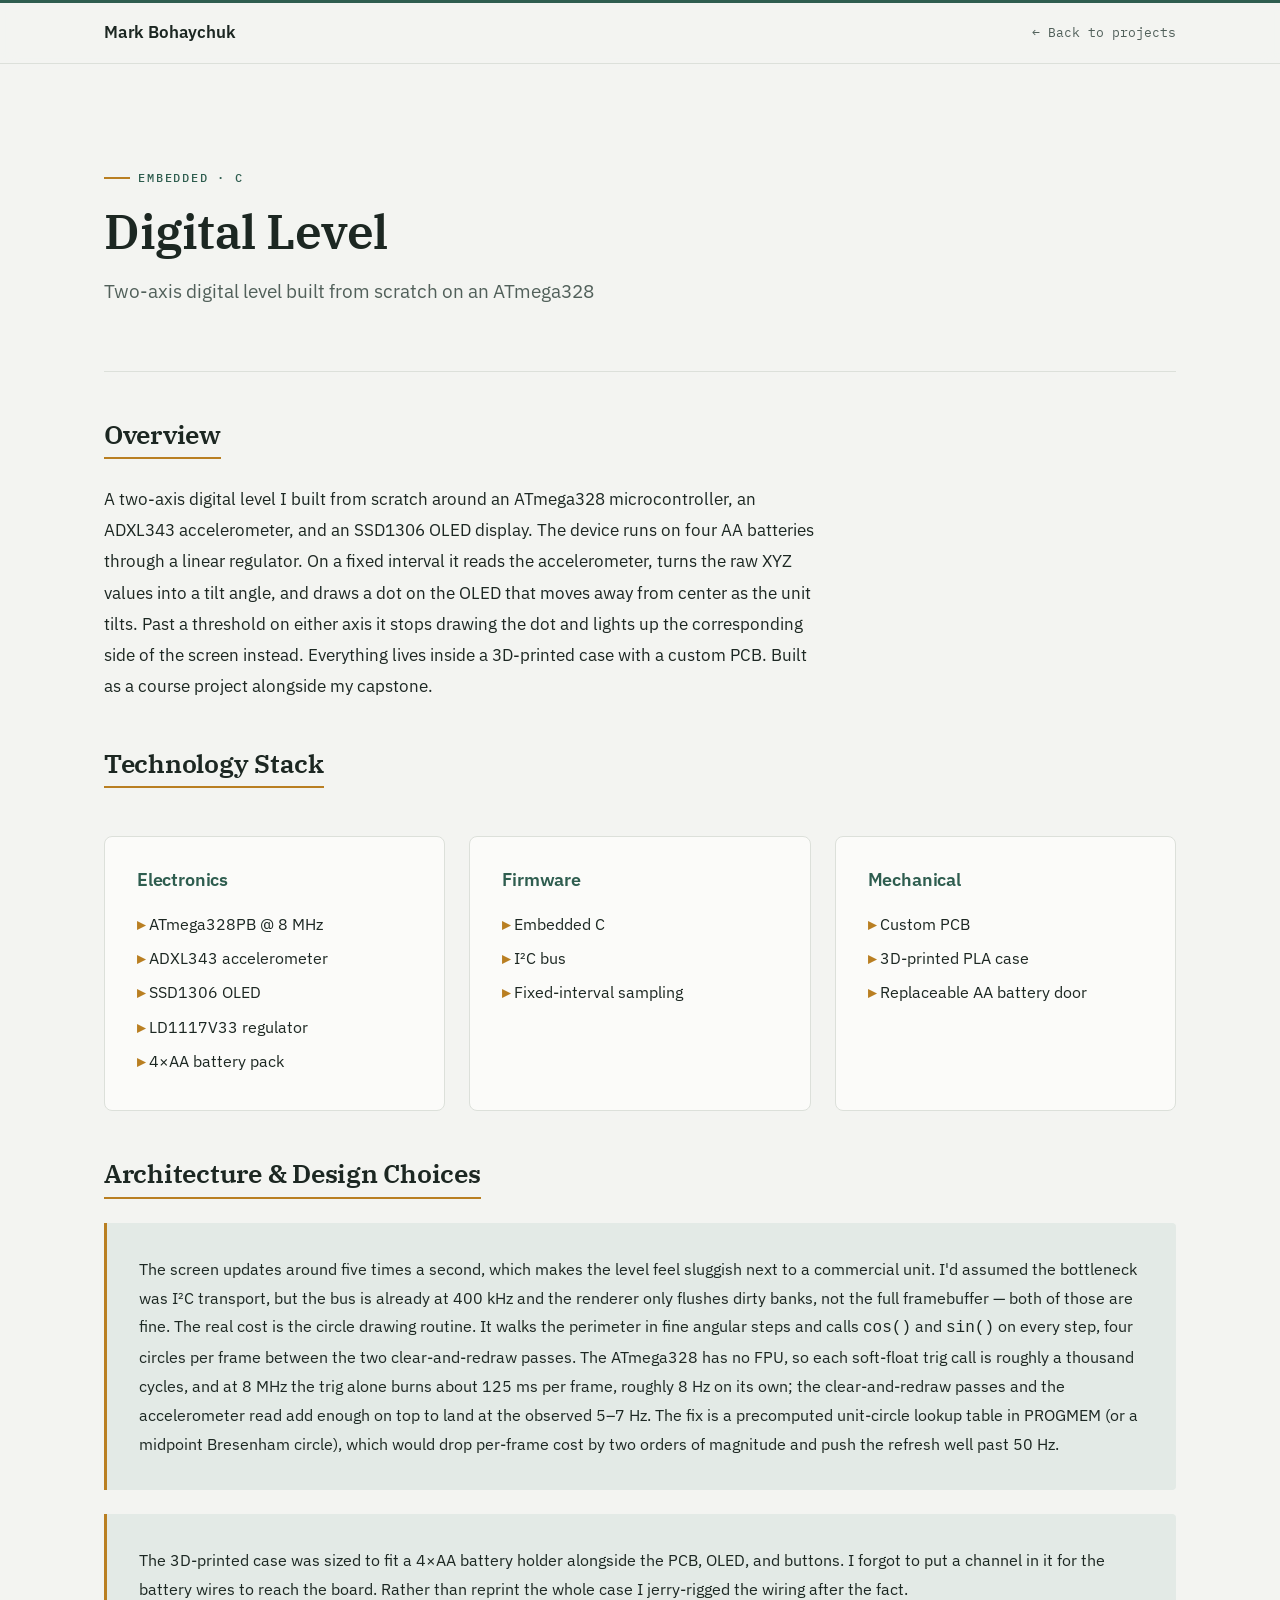
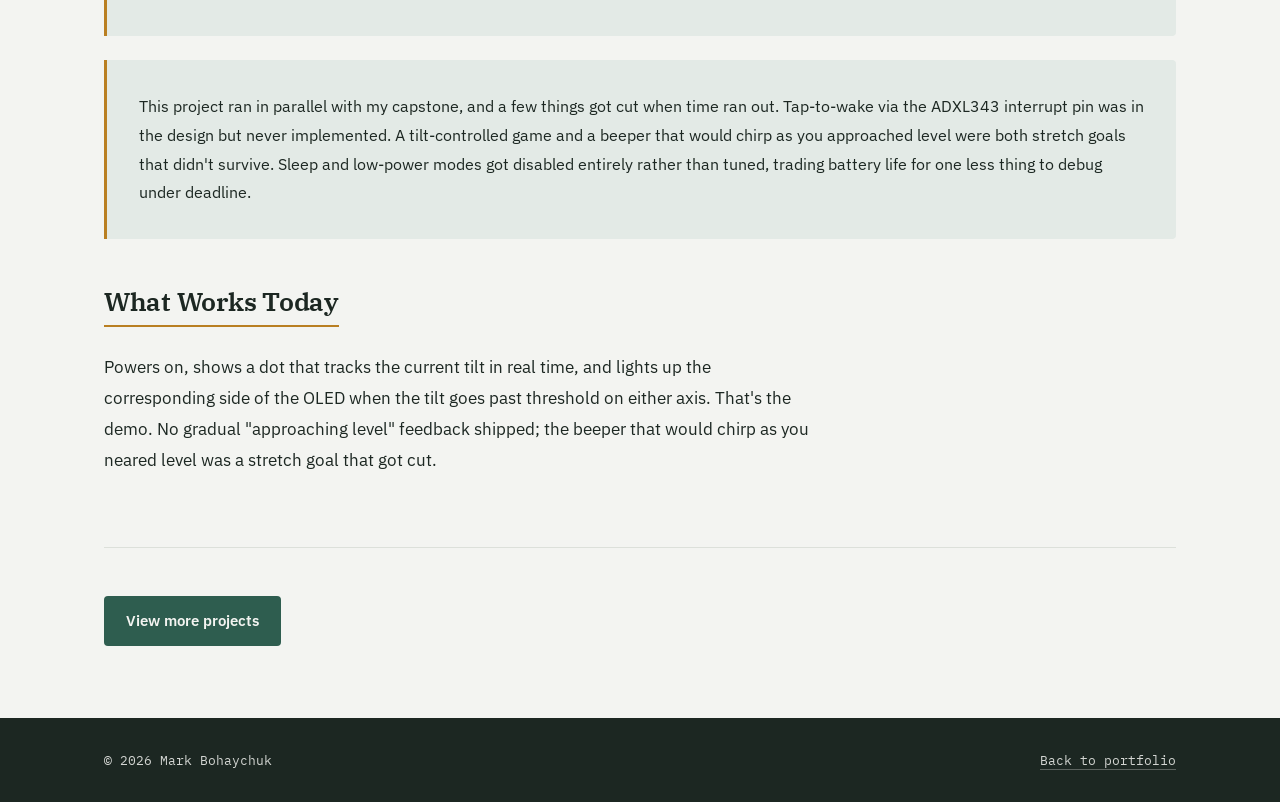
<file: projects/digital-level.html>
<!DOCTYPE html>
<html lang="en">
<head>
    <meta charset="UTF-8">
    <meta name="viewport" content="width=device-width, initial-scale=1.0">
    <title>Digital Level — Mark Bohaychuk</title>
    <meta name="description" content="A two-axis digital level built from scratch on an ATmega328 — ADXL343 accelerometer, SSD1306 OLED, custom PCB and a 3D-printed case.">
    <meta name="author" content="Mark Bohaychuk">
    <meta name="theme-color" content="#2e5d4f">
    <link rel="canonical" href="https://mark.bohaychuk.com/projects/digital-level.html">
    <link rel="icon" href="/favicon.svg" type="image/svg+xml">

    <meta property="og:type" content="article">
    <meta property="og:url" content="https://mark.bohaychuk.com/projects/digital-level.html">
    <meta property="og:title" content="Digital Level — Mark Bohaychuk">
    <meta property="og:description" content="A two-axis digital level built from scratch on an ATmega328 — ADXL343 accelerometer, SSD1306 OLED, custom PCB and a 3D-printed case.">
    <meta property="og:image" content="https://mark.bohaychuk.com/images/og-card.png">
    <meta name="twitter:card" content="summary_large_image">
    <meta name="twitter:title" content="Digital Level — Mark Bohaychuk">
    <meta name="twitter:description" content="A two-axis digital level built from scratch on an ATmega328.">
    <meta name="twitter:image" content="https://mark.bohaychuk.com/images/og-card.png">

    <link rel="preconnect" href="https://fonts.googleapis.com">
    <link rel="preconnect" href="https://fonts.gstatic.com" crossorigin>
    <link href="https://fonts.googleapis.com/css2?family=IBM+Plex+Mono:wght@400;500&family=IBM+Plex+Sans:wght@400;500;600&family=IBM+Plex+Serif:wght@500;600&display=swap" rel="stylesheet">
    <link rel="stylesheet" href="../css/styles.css">
</head>
<body>
    <header class="header">
        <div class="container">
            <nav class="nav" aria-label="Primary">
                <span class="logo"><a href="../index.html">Mark Bohaychuk</a></span>
                <a href="../index.html" class="back-link">← Back to projects</a>
            </nav>
        </div>
    </header>

    <main class="project-detail">
        <div class="container">
            <div class="project-header">
                <p class="eyebrow">Embedded · C</p>
                <h1 class="project-detail-title">Digital Level</h1>
                <p class="project-detail-subtitle">Two-axis digital level built from scratch on an ATmega328</p>
            </div>

            <section class="project-section">
                <h2>Overview</h2>
                <p class="project-text">
                    A two-axis digital level I built from scratch around an ATmega328 microcontroller, an ADXL343 accelerometer, and an SSD1306 OLED display. The device runs on four AA batteries through a linear regulator. On a fixed interval it reads the accelerometer, turns the raw XYZ values into a tilt angle, and draws a dot on the OLED that moves away from center as the unit tilts. Past a threshold on either axis it stops drawing the dot and lights up the corresponding side of the screen instead. Everything lives inside a 3D-printed case with a custom PCB. Built as a course project alongside my capstone.
                </p>
            </section>

            <section class="project-section">
                <h2>Technology Stack</h2>
                <div class="tech-grid">
                    <div class="tech-item">
                        <h3>Electronics</h3>
                        <ul>
                            <li>ATmega328PB @ 8 MHz</li>
                            <li>ADXL343 accelerometer</li>
                            <li>SSD1306 OLED</li>
                            <li>LD1117V33 regulator</li>
                            <li>4×AA battery pack</li>
                        </ul>
                    </div>
                    <div class="tech-item">
                        <h3>Firmware</h3>
                        <ul>
                            <li>Embedded C</li>
                            <li>I²C bus</li>
                            <li>Fixed-interval sampling</li>
                        </ul>
                    </div>
                    <div class="tech-item">
                        <h3>Mechanical</h3>
                        <ul>
                            <li>Custom PCB</li>
                            <li>3D-printed PLA case</li>
                            <li>Replaceable AA battery door</li>
                        </ul>
                    </div>
                </div>
            </section>

            <section class="project-section">
                <h2>Architecture &amp; Design Choices</h2>
                <div class="highlight-box">
                    <p>
                        The screen updates around five times a second, which makes the level feel sluggish next to a commercial unit. I'd assumed the bottleneck was I²C transport, but the bus is already at 400 kHz and the renderer only flushes dirty banks, not the full framebuffer — both of those are fine. The real cost is the circle drawing routine. It walks the perimeter in fine angular steps and calls <code>cos()</code> and <code>sin()</code> on every step, four circles per frame between the two clear-and-redraw passes. The ATmega328 has no FPU, so each soft-float trig call is roughly a thousand cycles, and at 8 MHz the trig alone burns about 125 ms per frame, roughly 8 Hz on its own; the clear-and-redraw passes and the accelerometer read add enough on top to land at the observed 5–7 Hz. The fix is a precomputed unit-circle lookup table in PROGMEM (or a midpoint Bresenham circle), which would drop per-frame cost by two orders of magnitude and push the refresh well past 50 Hz.
                    </p>
                </div>
                <div class="highlight-box">
                    <p>
                        The 3D-printed case was sized to fit a 4×AA battery holder alongside the PCB, OLED, and buttons. I forgot to put a channel in it for the battery wires to reach the board. Rather than reprint the whole case I jerry-rigged the wiring after the fact.
                    </p>
                </div>
                <div class="highlight-box">
                    <p>
                        This project ran in parallel with my capstone, and a few things got cut when time ran out. Tap-to-wake via the ADXL343 interrupt pin was in the design but never implemented. A tilt-controlled game and a beeper that would chirp as you approached level were both stretch goals that didn't survive. Sleep and low-power modes got disabled entirely rather than tuned, trading battery life for one less thing to debug under deadline.
                    </p>
                </div>
            </section>

            <section class="project-section">
                <h2>What Works Today</h2>
                <p class="project-text">
                    Powers on, shows a dot that tracks the current tilt in real time, and lights up the corresponding side of the OLED when the tilt goes past threshold on either axis. That's the demo. No gradual "approaching level" feedback shipped; the beeper that would chirp as you neared level was a stretch goal that got cut.
                </p>
            </section>

            <div class="project-cta">
                <a href="../index.html" class="btn btn-primary">View more projects</a>
            </div>
        </div>
    </main>

    <footer class="footer">
        <div class="container">
            <p>&copy; 2026 Mark Bohaychuk</p>
            <p><a href="../index.html">Back to portfolio</a></p>
        </div>
    </footer>

    <script src="../js/main.js"></script>
</body>
</html>
</file>
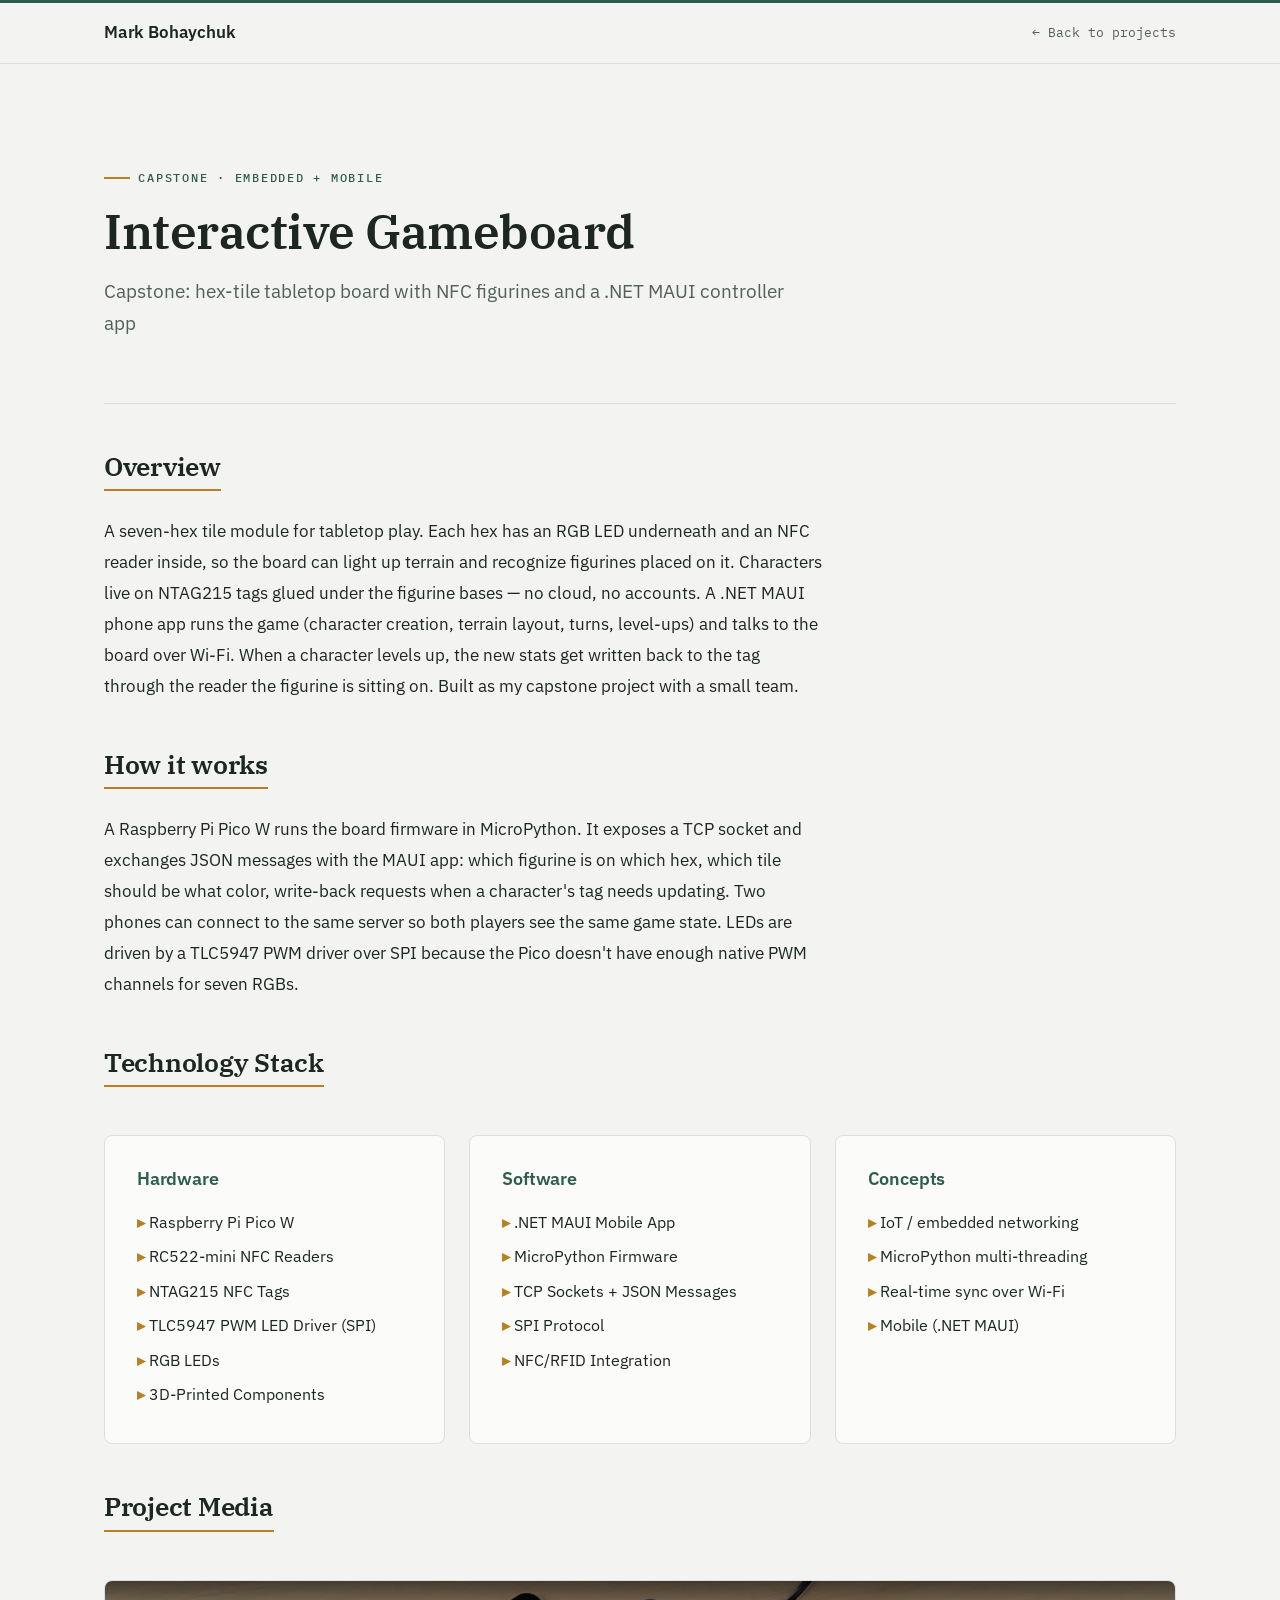
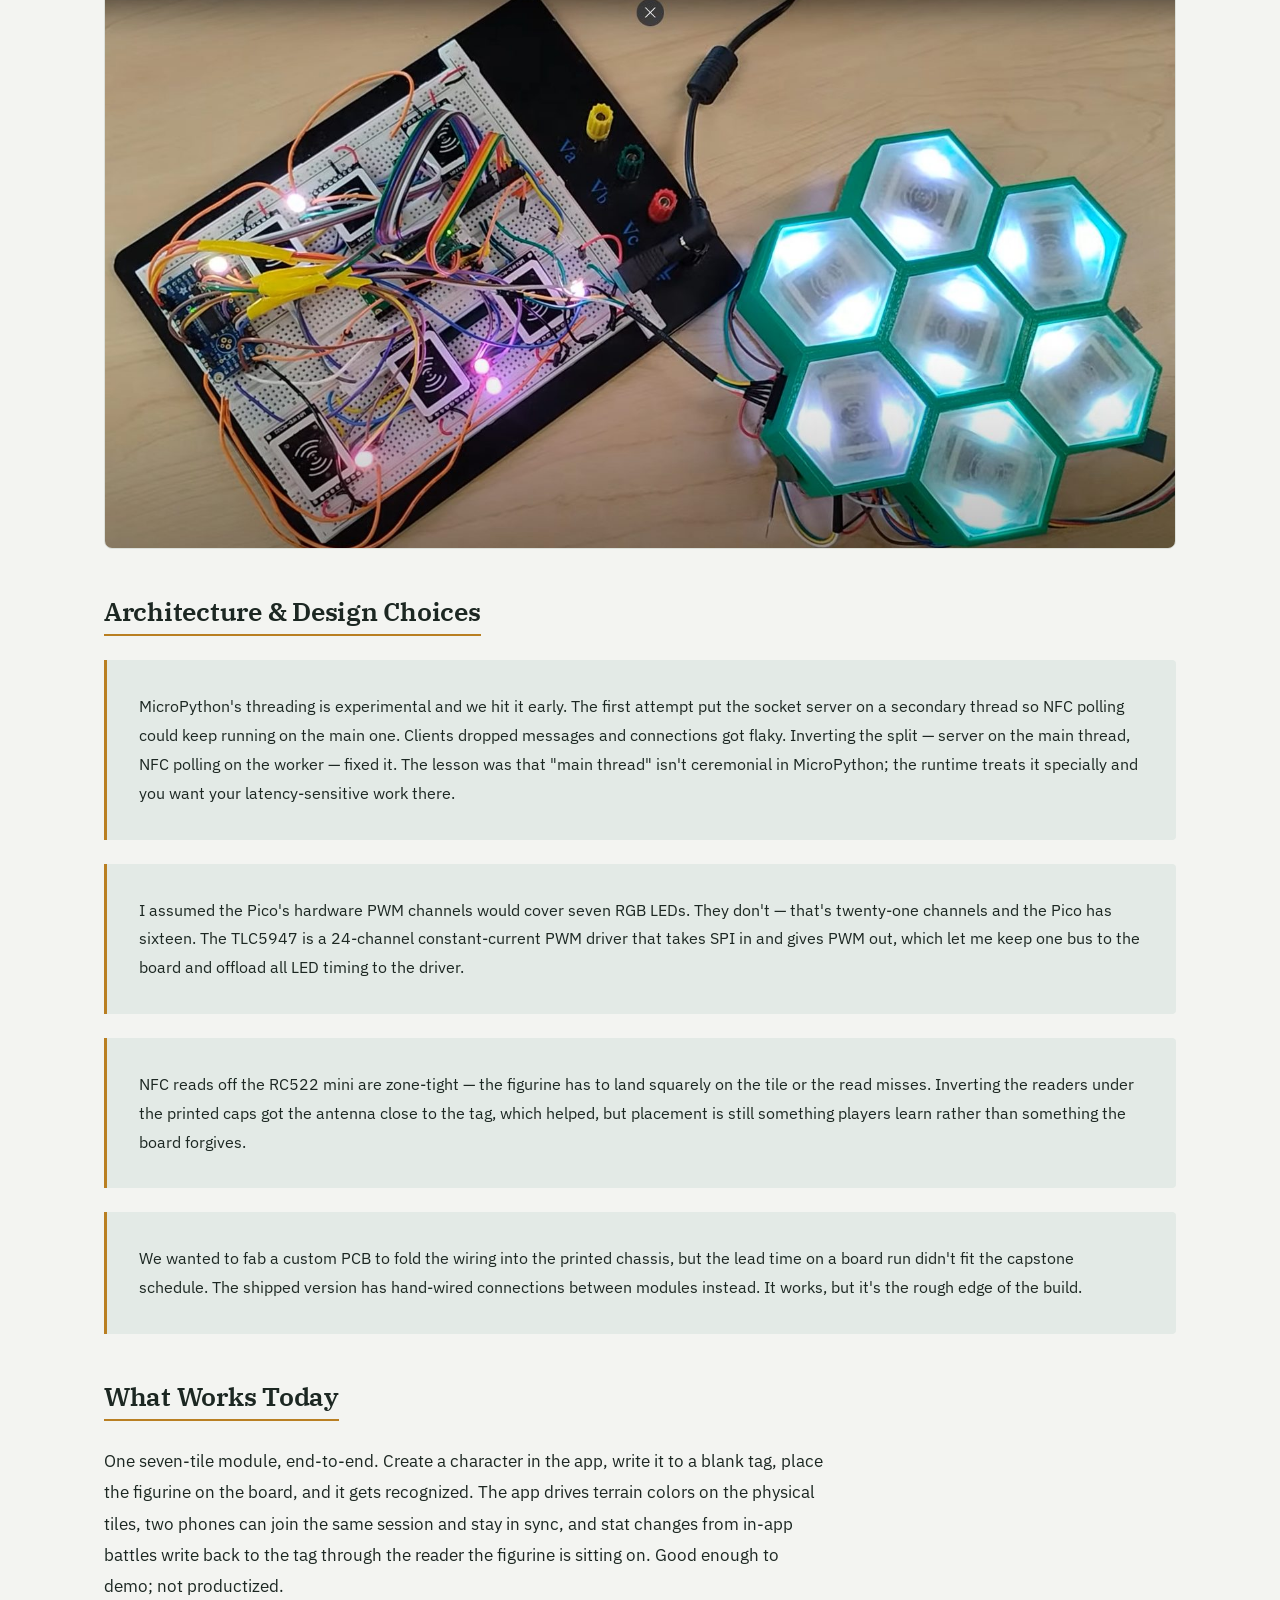
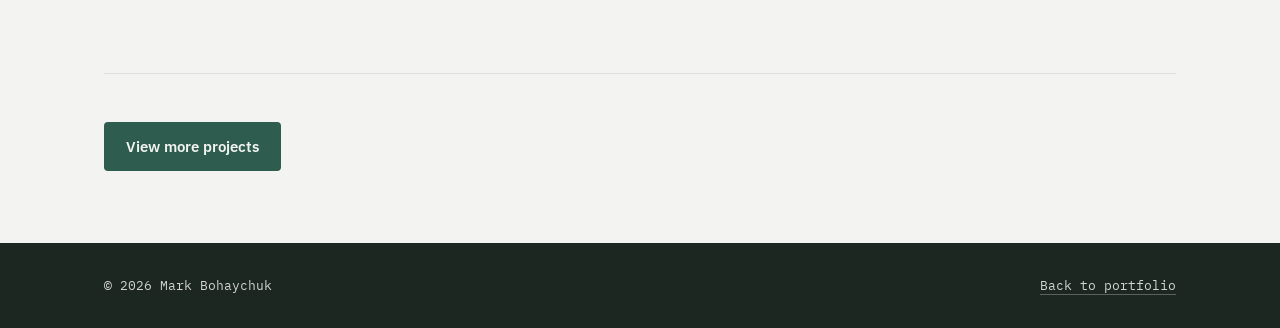
<file: projects/gameboard.html>
<!DOCTYPE html>
<html lang="en">
<head>
    <meta charset="UTF-8">
    <meta name="viewport" content="width=device-width, initial-scale=1.0">
    <title>Interactive Gameboard — Mark Bohaychuk</title>
    <meta name="description" content="Capstone: a hex-tile tabletop board with NFC figurines and RGB LEDs, driven by a Raspberry Pi Pico W and a .NET MAUI controller app.">
    <meta name="author" content="Mark Bohaychuk">
    <meta name="theme-color" content="#2e5d4f">
    <link rel="canonical" href="https://mark.bohaychuk.com/projects/gameboard.html">
    <link rel="icon" href="/favicon.svg" type="image/svg+xml">

    <meta property="og:type" content="article">
    <meta property="og:url" content="https://mark.bohaychuk.com/projects/gameboard.html">
    <meta property="og:title" content="Interactive Gameboard — Mark Bohaychuk">
    <meta property="og:description" content="Capstone: a hex-tile tabletop board with NFC figurines and RGB LEDs, driven by a Raspberry Pi Pico W and a .NET MAUI controller app.">
    <meta property="og:image" content="https://mark.bohaychuk.com/images/gameboard/gameboard.jpg">
    <meta name="twitter:card" content="summary_large_image">
    <meta name="twitter:title" content="Interactive Gameboard — Mark Bohaychuk">
    <meta name="twitter:description" content="Hex-tile tabletop board with NFC figurines, RGB LEDs, and a .NET MAUI app.">
    <meta name="twitter:image" content="https://mark.bohaychuk.com/images/gameboard/gameboard.jpg">

    <link rel="preconnect" href="https://fonts.googleapis.com">
    <link rel="preconnect" href="https://fonts.gstatic.com" crossorigin>
    <link href="https://fonts.googleapis.com/css2?family=IBM+Plex+Mono:wght@400;500&family=IBM+Plex+Sans:wght@400;500;600&family=IBM+Plex+Serif:wght@500;600&display=swap" rel="stylesheet">
    <link rel="stylesheet" href="../css/styles.css">
</head>
<body>
    <header class="header">
        <div class="container">
            <nav class="nav" aria-label="Primary">
                <span class="logo"><a href="../index.html">Mark Bohaychuk</a></span>
                <a href="../index.html" class="back-link">← Back to projects</a>
            </nav>
        </div>
    </header>

    <main class="project-detail">
        <div class="container">
            <div class="project-header">
                <p class="eyebrow">Capstone · Embedded + Mobile</p>
                <h1 class="project-detail-title">Interactive Gameboard</h1>
                <p class="project-detail-subtitle">Capstone: hex-tile tabletop board with NFC figurines and a .NET MAUI controller app</p>
            </div>

            <section class="project-section">
                <h2>Overview</h2>
                <p class="project-text">
                    A seven-hex tile module for tabletop play. Each hex has an RGB LED underneath and an NFC reader inside, so the board can light up terrain and recognize figurines placed on it. Characters live on NTAG215 tags glued under the figurine bases — no cloud, no accounts. A .NET MAUI phone app runs the game (character creation, terrain layout, turns, level-ups) and talks to the board over Wi-Fi. When a character levels up, the new stats get written back to the tag through the reader the figurine is sitting on. Built as my capstone project with a small team.
                </p>
            </section>

            <section class="project-section">
                <h2>How it works</h2>
                <p class="project-text">
                    A Raspberry Pi Pico W runs the board firmware in MicroPython. It exposes a TCP socket and exchanges JSON messages with the MAUI app: which figurine is on which hex, which tile should be what color, write-back requests when a character's tag needs updating. Two phones can connect to the same server so both players see the same game state. LEDs are driven by a TLC5947 PWM driver over SPI because the Pico doesn't have enough native PWM channels for seven RGBs.
                </p>
            </section>

            <section class="project-section">
                <h2>Technology Stack</h2>
                <div class="tech-grid">
                    <div class="tech-item">
                        <h3>Hardware</h3>
                        <ul>
                            <li>Raspberry Pi Pico W</li>
                            <li>RC522-mini NFC Readers</li>
                            <li>NTAG215 NFC Tags</li>
                            <li>TLC5947 PWM LED Driver (SPI)</li>
                            <li>RGB LEDs</li>
                            <li>3D-Printed Components</li>
                        </ul>
                    </div>
                    <div class="tech-item">
                        <h3>Software</h3>
                        <ul>
                            <li>.NET MAUI Mobile App</li>
                            <li>MicroPython Firmware</li>
                            <li>TCP Sockets + JSON Messages</li>
                            <li>SPI Protocol</li>
                            <li>NFC/RFID Integration</li>
                        </ul>
                    </div>
                    <div class="tech-item">
                        <h3>Concepts</h3>
                        <ul>
                            <li>IoT / embedded networking</li>
                            <li>MicroPython multi-threading</li>
                            <li>Real-time sync over Wi-Fi</li>
                            <li>Mobile (.NET MAUI)</li>
                        </ul>
                    </div>
                </div>
            </section>

            <section class="project-section">
                <h2>Project Media</h2>
                <div class="media-grid">
                    <div class="media-item">
                        <img src="../images/gameboard/gameboard.jpg" alt="Interactive Gameboard with hexagon tiles, NFC readers, and RGB LEDs" loading="lazy">
                    </div>
                </div>
            </section>

            <section class="project-section">
                <h2>Architecture &amp; Design Choices</h2>
                <div class="highlight-box">
                    <p>
                        MicroPython's threading is experimental and we hit it early. The first attempt put the socket server on a secondary thread so NFC polling could keep running on the main one. Clients dropped messages and connections got flaky. Inverting the split — server on the main thread, NFC polling on the worker — fixed it. The lesson was that "main thread" isn't ceremonial in MicroPython; the runtime treats it specially and you want your latency-sensitive work there.
                    </p>
                </div>
                <div class="highlight-box">
                    <p>
                        I assumed the Pico's hardware PWM channels would cover seven RGB LEDs. They don't — that's twenty-one channels and the Pico has sixteen. The TLC5947 is a 24-channel constant-current PWM driver that takes SPI in and gives PWM out, which let me keep one bus to the board and offload all LED timing to the driver.
                    </p>
                </div>
                <div class="highlight-box">
                    <p>
                        NFC reads off the RC522 mini are zone-tight — the figurine has to land squarely on the tile or the read misses. Inverting the readers under the printed caps got the antenna close to the tag, which helped, but placement is still something players learn rather than something the board forgives.
                    </p>
                </div>
                <div class="highlight-box">
                    <p>
                        We wanted to fab a custom PCB to fold the wiring into the printed chassis, but the lead time on a board run didn't fit the capstone schedule. The shipped version has hand-wired connections between modules instead. It works, but it's the rough edge of the build.
                    </p>
                </div>
            </section>

            <section class="project-section">
                <h2>What Works Today</h2>
                <p class="project-text">
                    One seven-tile module, end-to-end. Create a character in the app, write it to a blank tag, place the figurine on the board, and it gets recognized. The app drives terrain colors on the physical tiles, two phones can join the same session and stay in sync, and stat changes from in-app battles write back to the tag through the reader the figurine is sitting on. Good enough to demo; not productized.
                </p>
            </section>

            <div class="project-cta">
                <a href="../index.html" class="btn btn-primary">View more projects</a>
            </div>
        </div>
    </main>

    <footer class="footer">
        <div class="container">
            <p>&copy; 2026 Mark Bohaychuk</p>
            <p><a href="../index.html">Back to portfolio</a></p>
        </div>
    </footer>

    <script src="../js/main.js"></script>
</body>
</html>
</file>
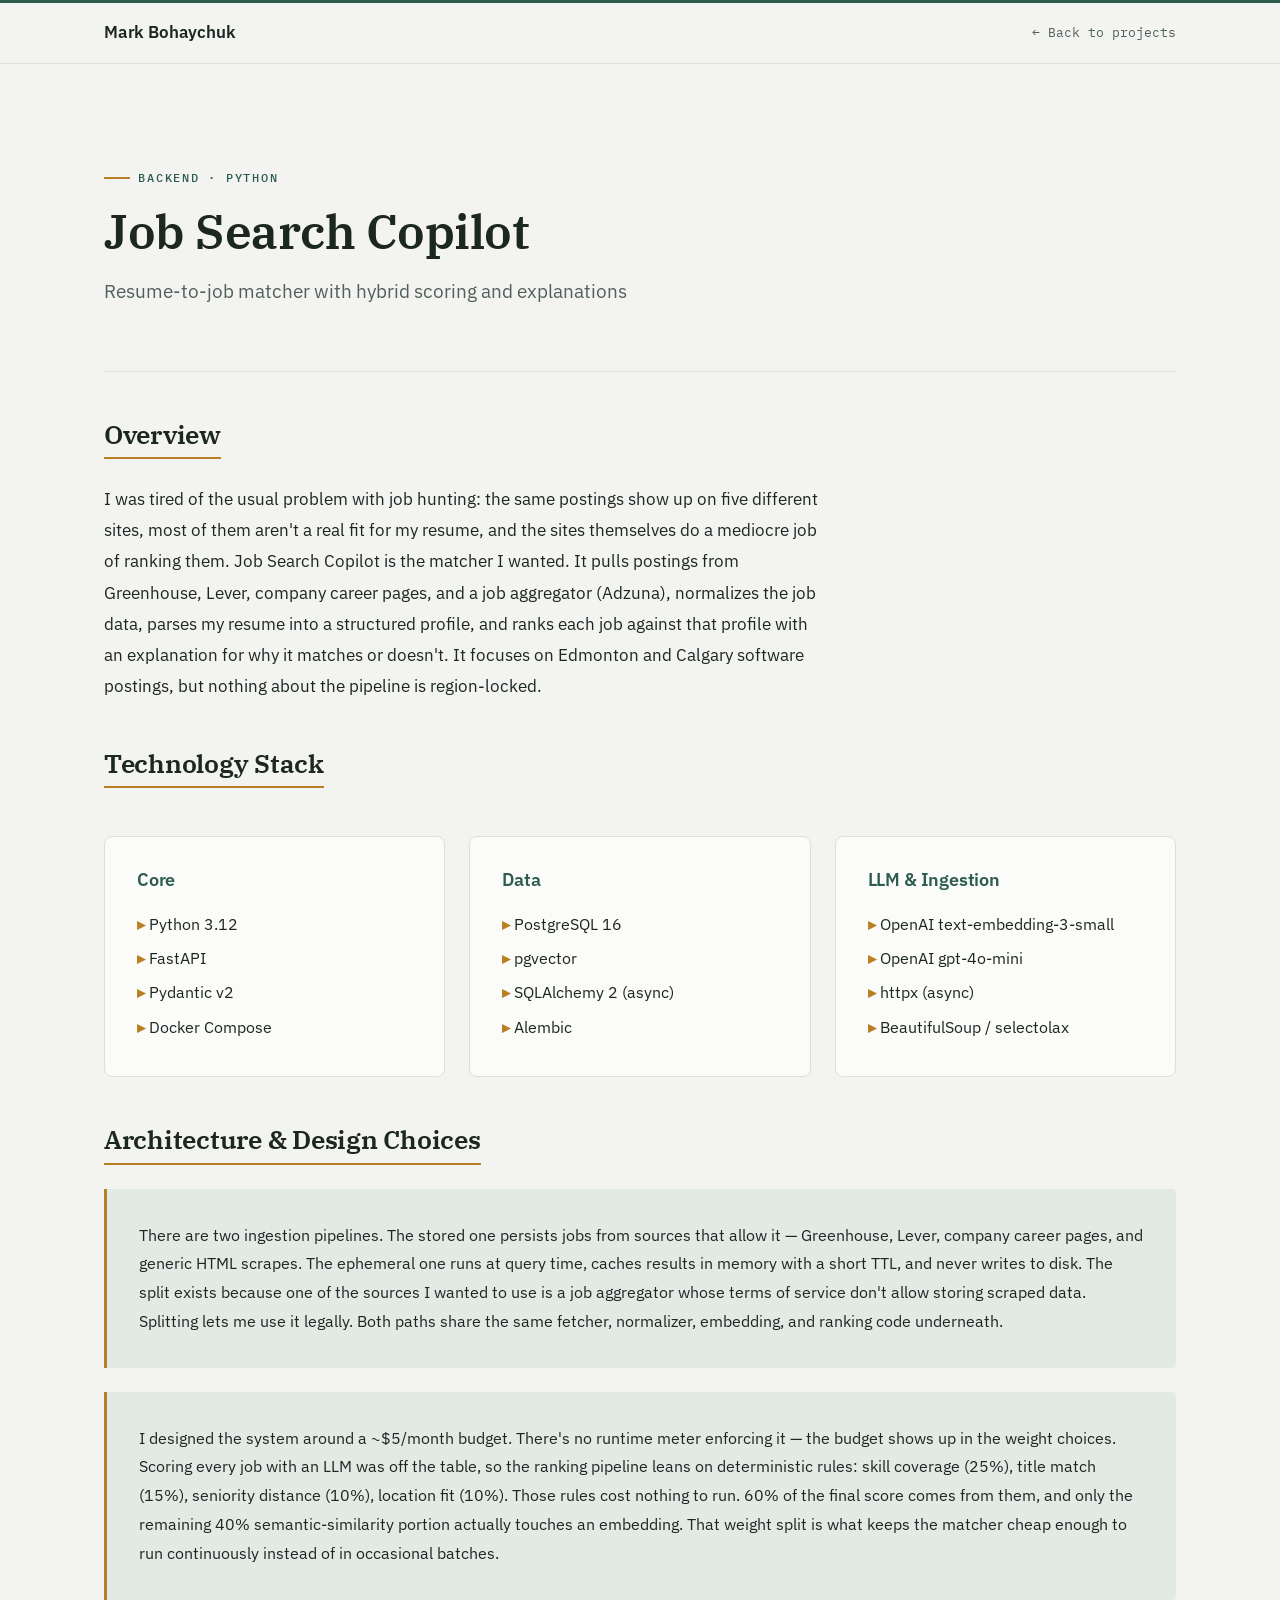
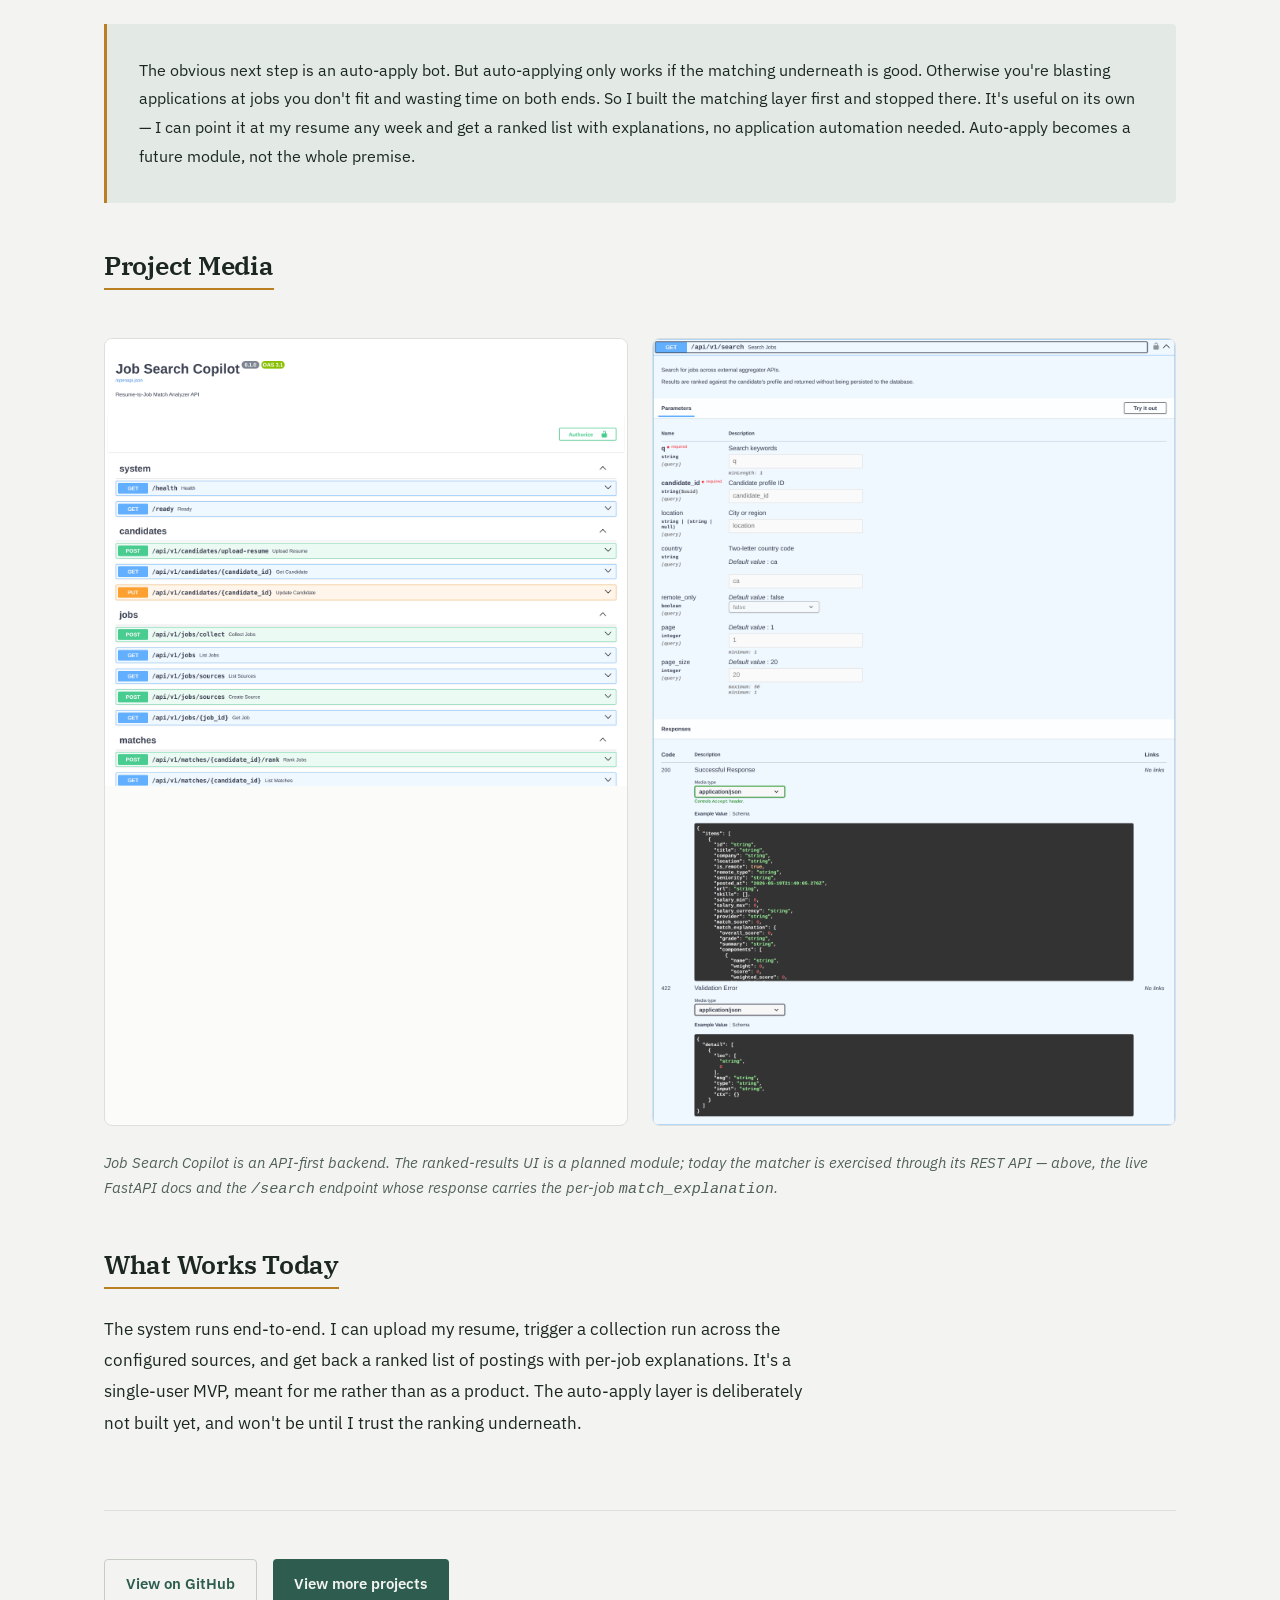
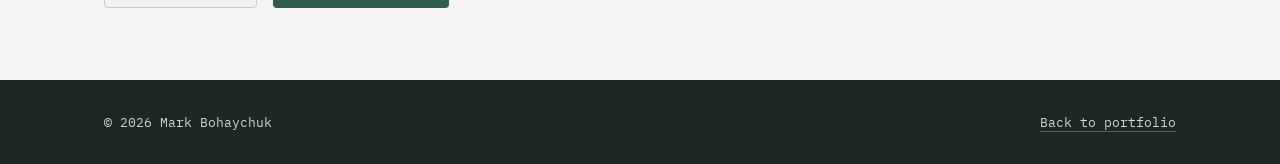
<file: projects/job-search-copilot.html>
<!DOCTYPE html>
<html lang="en">
<head>
    <meta charset="UTF-8">
    <meta name="viewport" content="width=device-width, initial-scale=1.0">
    <title>Job Search Copilot — Mark Bohaychuk</title>
    <meta name="description" content="Resume-to-job matcher for Edmonton and Calgary software postings: hybrid semantic and deterministic scoring with a per-job explanation of why it fits.">
    <meta name="author" content="Mark Bohaychuk">
    <meta name="theme-color" content="#2e5d4f">
    <link rel="canonical" href="https://mark.bohaychuk.com/projects/job-search-copilot.html">
    <link rel="icon" href="/favicon.svg" type="image/svg+xml">

    <meta property="og:type" content="article">
    <meta property="og:url" content="https://mark.bohaychuk.com/projects/job-search-copilot.html">
    <meta property="og:title" content="Job Search Copilot — Mark Bohaychuk">
    <meta property="og:description" content="Resume-to-job matcher for Edmonton and Calgary software postings: hybrid semantic and deterministic scoring with a per-job explanation of why it fits.">
    <meta property="og:image" content="https://mark.bohaychuk.com/images/job-search-copilot/api-search-endpoint.png">
    <meta name="twitter:card" content="summary_large_image">
    <meta name="twitter:title" content="Job Search Copilot — Mark Bohaychuk">
    <meta name="twitter:description" content="Resume-to-job matcher with hybrid scoring and explanations.">
    <meta name="twitter:image" content="https://mark.bohaychuk.com/images/job-search-copilot/api-search-endpoint.png">

    <link rel="preconnect" href="https://fonts.googleapis.com">
    <link rel="preconnect" href="https://fonts.gstatic.com" crossorigin>
    <link href="https://fonts.googleapis.com/css2?family=IBM+Plex+Mono:wght@400;500&family=IBM+Plex+Sans:wght@400;500;600&family=IBM+Plex+Serif:wght@500;600&display=swap" rel="stylesheet">
    <link rel="stylesheet" href="../css/styles.css">
</head>
<body>
    <header class="header">
        <div class="container">
            <nav class="nav" aria-label="Primary">
                <span class="logo"><a href="../index.html">Mark Bohaychuk</a></span>
                <a href="../index.html" class="back-link">← Back to projects</a>
            </nav>
        </div>
    </header>

    <main class="project-detail">
        <div class="container">
            <div class="project-header">
                <p class="eyebrow">Backend · Python</p>
                <h1 class="project-detail-title">Job Search Copilot</h1>
                <p class="project-detail-subtitle">Resume-to-job matcher with hybrid scoring and explanations</p>
            </div>

            <section class="project-section">
                <h2>Overview</h2>
                <p class="project-text">
                    I was tired of the usual problem with job hunting: the same postings show up on five different sites, most of them aren't a real fit for my resume, and the sites themselves do a mediocre job of ranking them. Job Search Copilot is the matcher I wanted. It pulls postings from Greenhouse, Lever, company career pages, and a job aggregator (Adzuna), normalizes the job data, parses my resume into a structured profile, and ranks each job against that profile with an explanation for why it matches or doesn't. It focuses on Edmonton and Calgary software postings, but nothing about the pipeline is region-locked.
                </p>
            </section>

            <section class="project-section">
                <h2>Technology Stack</h2>
                <div class="tech-grid">
                    <div class="tech-item">
                        <h3>Core</h3>
                        <ul>
                            <li>Python 3.12</li>
                            <li>FastAPI</li>
                            <li>Pydantic v2</li>
                            <li>Docker Compose</li>
                        </ul>
                    </div>
                    <div class="tech-item">
                        <h3>Data</h3>
                        <ul>
                            <li>PostgreSQL 16</li>
                            <li>pgvector</li>
                            <li>SQLAlchemy 2 (async)</li>
                            <li>Alembic</li>
                        </ul>
                    </div>
                    <div class="tech-item">
                        <h3>LLM &amp; Ingestion</h3>
                        <ul>
                            <li>OpenAI text-embedding-3-small</li>
                            <li>OpenAI gpt-4o-mini</li>
                            <li>httpx (async)</li>
                            <li>BeautifulSoup / selectolax</li>
                        </ul>
                    </div>
                </div>
            </section>

            <section class="project-section">
                <h2>Architecture &amp; Design Choices</h2>
                <div class="highlight-box">
                    <p>
                        There are two ingestion pipelines. The stored one persists jobs from sources that allow it — Greenhouse, Lever, company career pages, and generic HTML scrapes. The ephemeral one runs at query time, caches results in memory with a short TTL, and never writes to disk. The split exists because one of the sources I wanted to use is a job aggregator whose terms of service don't allow storing scraped data. Splitting lets me use it legally. Both paths share the same fetcher, normalizer, embedding, and ranking code underneath.
                    </p>
                </div>
                <div class="highlight-box">
                    <p>
                        I designed the system around a ~$5/month budget. There's no runtime meter enforcing it — the budget shows up in the weight choices. Scoring every job with an LLM was off the table, so the ranking pipeline leans on deterministic rules: skill coverage (25%), title match (15%), seniority distance (10%), location fit (10%). Those rules cost nothing to run. 60% of the final score comes from them, and only the remaining 40% semantic-similarity portion actually touches an embedding. That weight split is what keeps the matcher cheap enough to run continuously instead of in occasional batches.
                    </p>
                </div>
                <div class="highlight-box">
                    <p>
                        The obvious next step is an auto-apply bot. But auto-applying only works if the matching underneath is good. Otherwise you're blasting applications at jobs you don't fit and wasting time on both ends. So I built the matching layer first and stopped there. It's useful on its own — I can point it at my resume any week and get a ranked list with explanations, no application automation needed. Auto-apply becomes a future module, not the whole premise.
                    </p>
                </div>
            </section>

            <section class="project-section">
                <h2>Project Media</h2>
                <div class="media-grid">
                    <div class="media-item">
                        <img src="../images/job-search-copilot/api-overview.png"
                             alt="FastAPI auto-generated documentation for Job Search Copilot, showing the system, candidates, jobs, and matches endpoint groups"
                             loading="lazy">
                    </div>
                    <div class="media-item">
                        <img src="../images/job-search-copilot/api-search-endpoint.png"
                             alt="The /api/v1/search endpoint: query parameters and an example response showing each job with a match_score and a match_explanation containing the overall score, grade, summary, and per-component breakdown"
                             loading="lazy">
                    </div>
                </div>
                <p class="media-note"><em>Job Search Copilot is an API-first backend. The ranked-results UI is a planned module; today the matcher is exercised through its REST API — above, the live FastAPI docs and the <code>/search</code> endpoint whose response carries the per-job <code>match_explanation</code>.</em></p>
            </section>

            <section class="project-section">
                <h2>What Works Today</h2>
                <p class="project-text">
                    The system runs end-to-end. I can upload my resume, trigger a collection run across the configured sources, and get back a ranked list of postings with per-job explanations. It's a single-user MVP, meant for me rather than as a product. The auto-apply layer is deliberately not built yet, and won't be until I trust the ranking underneath.
                </p>
            </section>

            <div class="project-cta">
                <a href="https://github.com/mbohaychuk/Job-Search-Copilot" class="btn btn-secondary" target="_blank" rel="noopener">View on GitHub</a>
                <a href="../index.html" class="btn btn-primary">View more projects</a>
            </div>
        </div>
    </main>

    <footer class="footer">
        <div class="container">
            <p>&copy; 2026 Mark Bohaychuk</p>
            <p><a href="../index.html">Back to portfolio</a></p>
        </div>
    </footer>

    <script src="../js/main.js"></script>
</body>
</html>
</file>
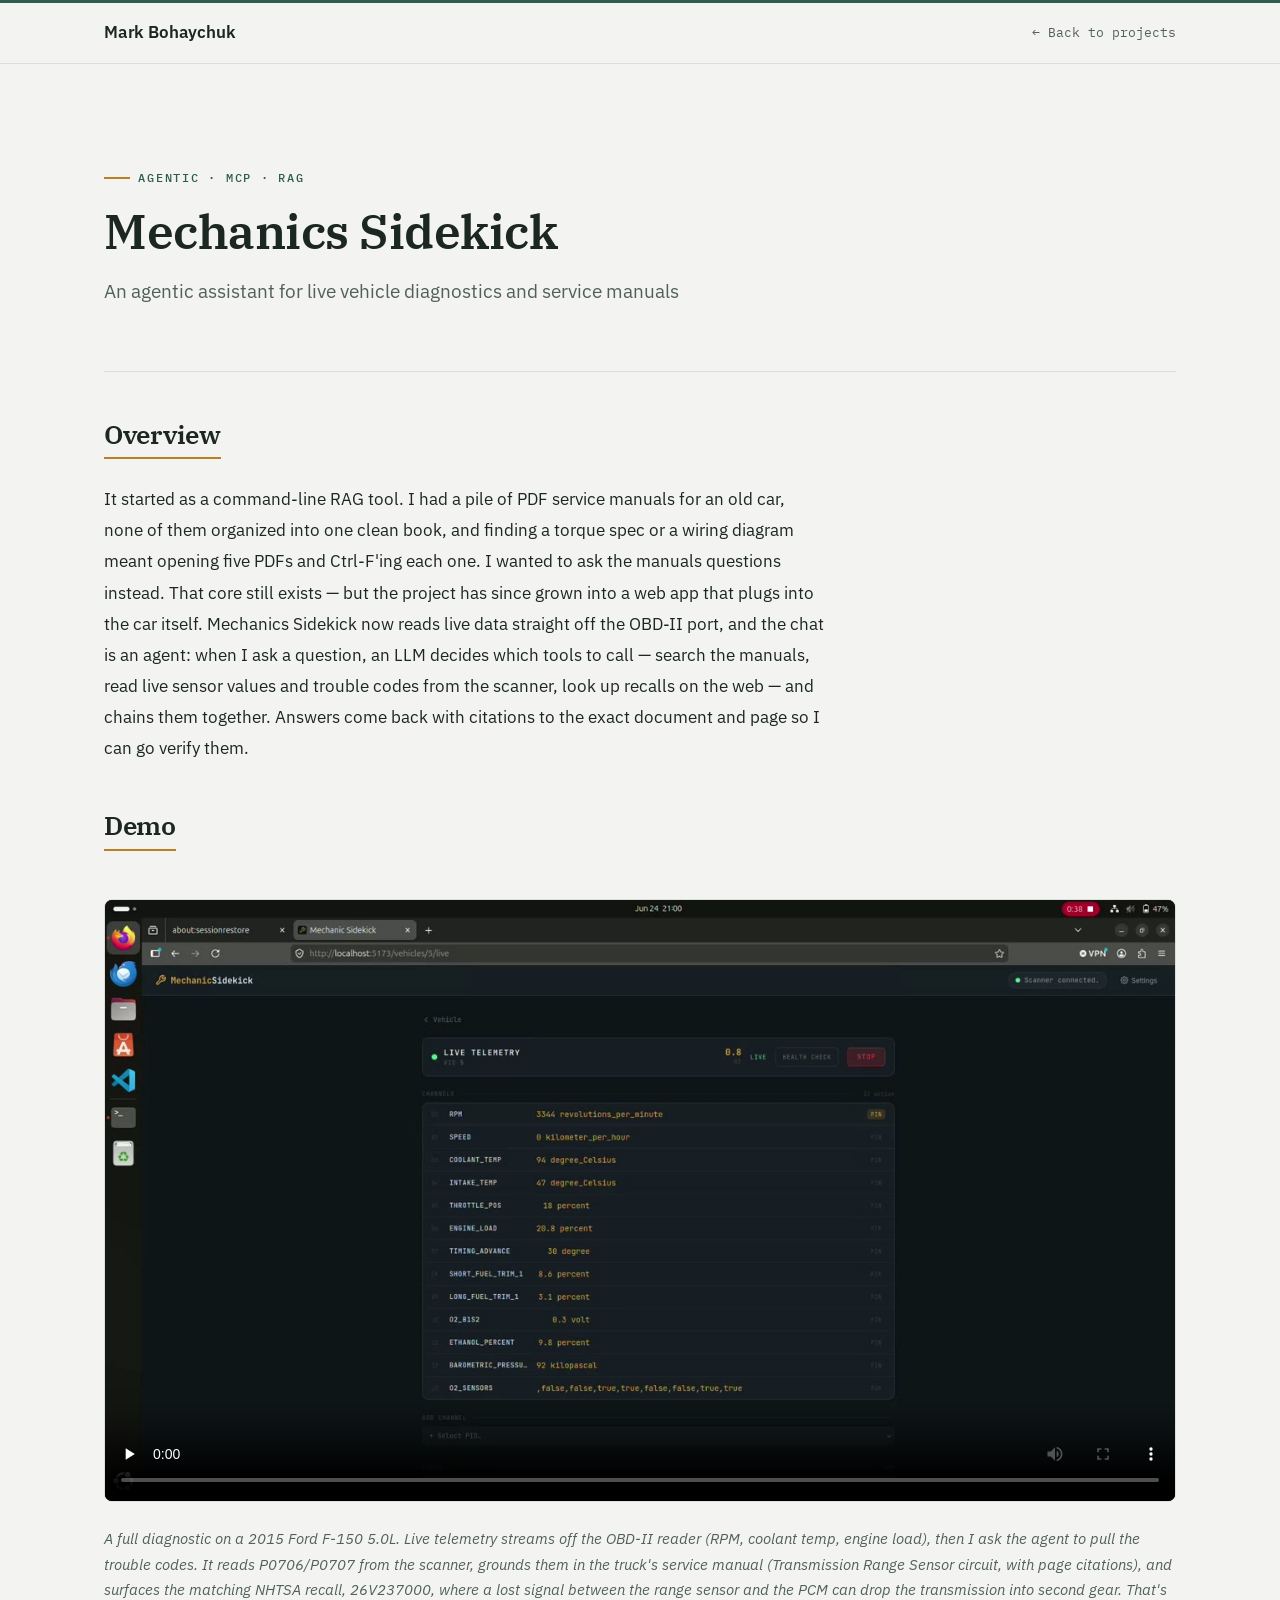
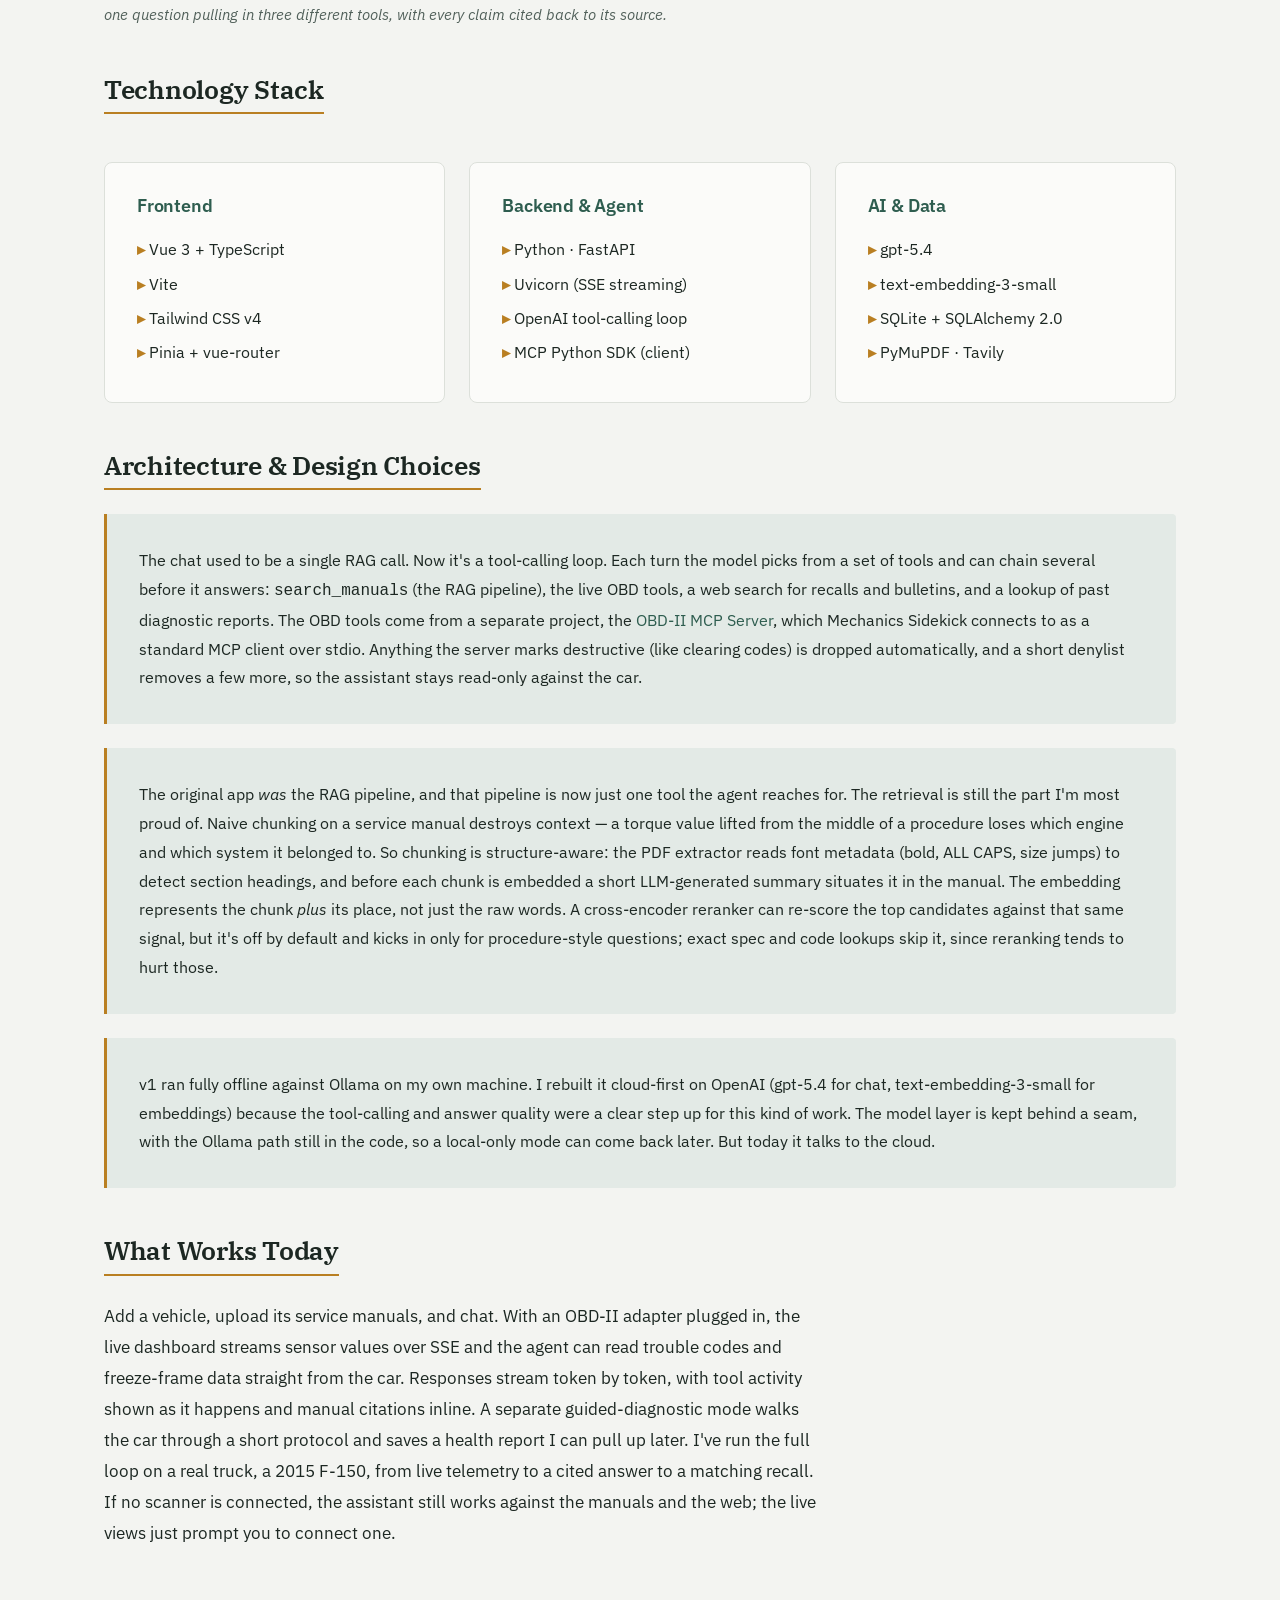
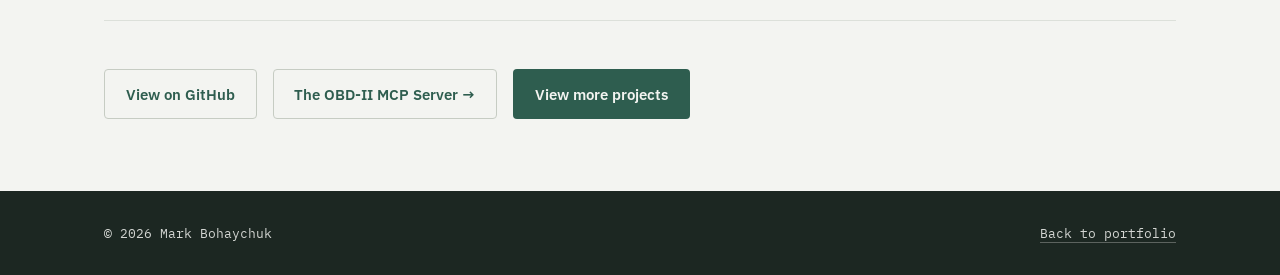
<file: projects/mechanics-sidekick.html>
<!DOCTYPE html>
<html lang="en">
<head>
    <meta charset="UTF-8">
    <meta name="viewport" content="width=device-width, initial-scale=1.0">
    <title>Mechanics Sidekick — Mark Bohaychuk</title>
    <meta name="description" content="An agentic diagnostic assistant: streams live OBD-II telemetry and runs an LLM tool-calling loop that pulls trouble codes from the car, grounds them in service manuals via RAG, and surfaces recalls. Vue + FastAPI, OpenAI, MCP client.">
    <meta name="author" content="Mark Bohaychuk">
    <meta name="theme-color" content="#2e5d4f">
    <link rel="canonical" href="https://mark.bohaychuk.com/projects/mechanics-sidekick.html">
    <link rel="icon" href="/favicon.svg" type="image/svg+xml">

    <meta property="og:type" content="article">
    <meta property="og:url" content="https://mark.bohaychuk.com/projects/mechanics-sidekick.html">
    <meta property="og:title" content="Mechanics Sidekick — Mark Bohaychuk">
    <meta property="og:description" content="An agentic diagnostic assistant: live OBD-II telemetry plus an LLM that calls tools to pull codes, ground them in service manuals, and surface recalls.">
    <meta property="og:image" content="https://mark.bohaychuk.com/images/mechanics-sidekick/demo-poster.jpg">
    <meta name="twitter:card" content="summary_large_image">
    <meta name="twitter:title" content="Mechanics Sidekick — Mark Bohaychuk">
    <meta name="twitter:description" content="Agentic vehicle diagnostics: live OBD-II data, tool-calling over service manuals, recalls — all cited.">
    <meta name="twitter:image" content="https://mark.bohaychuk.com/images/mechanics-sidekick/demo-poster.jpg">

    <link rel="preconnect" href="https://fonts.googleapis.com">
    <link rel="preconnect" href="https://fonts.gstatic.com" crossorigin>
    <link href="https://fonts.googleapis.com/css2?family=IBM+Plex+Mono:wght@400;500&family=IBM+Plex+Sans:wght@400;500;600&family=IBM+Plex+Serif:wght@500;600&display=swap" rel="stylesheet">
    <link rel="stylesheet" href="../css/styles.css">
</head>
<body>
    <header class="header">
        <div class="container">
            <nav class="nav" aria-label="Primary">
                <span class="logo"><a href="../index.html">Mark Bohaychuk</a></span>
                <a href="../index.html" class="back-link">← Back to projects</a>
            </nav>
        </div>
    </header>

    <main class="project-detail">
        <div class="container">
            <div class="project-header">
                <p class="eyebrow">Agentic · MCP · RAG</p>
                <h1 class="project-detail-title">Mechanics Sidekick</h1>
                <p class="project-detail-subtitle">An agentic assistant for live vehicle diagnostics and service manuals</p>
            </div>

            <section class="project-section">
                <h2>Overview</h2>
                <p class="project-text">
                    It started as a command-line RAG tool. I had a pile of PDF service manuals for an old car, none of them organized into one clean book, and finding a torque spec or a wiring diagram meant opening five PDFs and Ctrl-F'ing each one. I wanted to ask the manuals questions instead. That core still exists — but the project has since grown into a web app that plugs into the car itself. Mechanics Sidekick now reads live data straight off the OBD-II port, and the chat is an agent: when I ask a question, an LLM decides which tools to call — search the manuals, read live sensor values and trouble codes from the scanner, look up recalls on the web — and chains them together. Answers come back with citations to the exact document and page so I can go verify them.
                </p>
            </section>

            <section class="project-section">
                <h2>Demo</h2>
                <div class="media-grid">
                    <div class="media-item">
                        <video class="lazy-video" controls preload="none" playsinline
                               width="1280" height="720"
                               data-poster="../images/mechanics-sidekick/demo-poster.jpg"
                               data-src="../images/mechanics-sidekick/demo.mp4">
                            Your browser can't play embedded video.
                            <a href="../images/mechanics-sidekick/demo.mp4">Download the demo (MP4)</a>.
                        </video>
                    </div>
                </div>
                <p class="media-note"><em>A full diagnostic on a 2015 Ford F-150 5.0L. Live telemetry streams off the OBD-II reader (RPM, coolant temp, engine load), then I ask the agent to pull the trouble codes. It reads P0706/P0707 from the scanner, grounds them in the truck's service manual (Transmission Range Sensor circuit, with page citations), and surfaces the matching NHTSA recall, 26V237000, where a lost signal between the range sensor and the PCM can drop the transmission into second gear. That's one question pulling in three different tools, with every claim cited back to its source.</em></p>
            </section>

            <section class="project-section">
                <h2>Technology Stack</h2>
                <div class="tech-grid">
                    <div class="tech-item">
                        <h3>Frontend</h3>
                        <ul>
                            <li>Vue 3 + TypeScript</li>
                            <li>Vite</li>
                            <li>Tailwind CSS v4</li>
                            <li>Pinia + vue-router</li>
                        </ul>
                    </div>
                    <div class="tech-item">
                        <h3>Backend &amp; Agent</h3>
                        <ul>
                            <li>Python · FastAPI</li>
                            <li>Uvicorn (SSE streaming)</li>
                            <li>OpenAI tool-calling loop</li>
                            <li>MCP Python SDK (client)</li>
                        </ul>
                    </div>
                    <div class="tech-item">
                        <h3>AI &amp; Data</h3>
                        <ul>
                            <li>gpt-5.4</li>
                            <li>text-embedding-3-small</li>
                            <li>SQLite + SQLAlchemy 2.0</li>
                            <li>PyMuPDF · Tavily</li>
                        </ul>
                    </div>
                </div>
            </section>

            <section class="project-section">
                <h2>Architecture &amp; Design Choices</h2>
                <div class="highlight-box">
                    <p>
                        The chat used to be a single RAG call. Now it's a tool-calling loop. Each turn the model picks from a set of tools and can chain several before it answers: <code>search_manuals</code> (the RAG pipeline), the live OBD tools, a web search for recalls and bulletins, and a lookup of past diagnostic reports. The OBD tools come from a separate project, the <a href="obd-ii-mcp-server.html">OBD-II MCP Server</a>, which Mechanics Sidekick connects to as a standard MCP client over stdio. Anything the server marks destructive (like clearing codes) is dropped automatically, and a short denylist removes a few more, so the assistant stays read-only against the car.
                    </p>
                </div>
                <div class="highlight-box">
                    <p>
                        The original app <em>was</em> the RAG pipeline, and that pipeline is now just one tool the agent reaches for. The retrieval is still the part I'm most proud of. Naive chunking on a service manual destroys context — a torque value lifted from the middle of a procedure loses which engine and which system it belonged to. So chunking is structure-aware: the PDF extractor reads font metadata (bold, ALL CAPS, size jumps) to detect section headings, and before each chunk is embedded a short LLM-generated summary situates it in the manual. The embedding represents the chunk <em>plus</em> its place, not just the raw words. A cross-encoder reranker can re-score the top candidates against that same signal, but it's off by default and kicks in only for procedure-style questions; exact spec and code lookups skip it, since reranking tends to hurt those.
                    </p>
                </div>
                <div class="highlight-box">
                    <p>
                        v1 ran fully offline against Ollama on my own machine. I rebuilt it cloud-first on OpenAI (gpt-5.4 for chat, text-embedding-3-small for embeddings) because the tool-calling and answer quality were a clear step up for this kind of work. The model layer is kept behind a seam, with the Ollama path still in the code, so a local-only mode can come back later. But today it talks to the cloud.
                    </p>
                </div>
            </section>

            <section class="project-section">
                <h2>What Works Today</h2>
                <p class="project-text">
                    Add a vehicle, upload its service manuals, and chat. With an OBD-II adapter plugged in, the live dashboard streams sensor values over SSE and the agent can read trouble codes and freeze-frame data straight from the car. Responses stream token by token, with tool activity shown as it happens and manual citations inline. A separate guided-diagnostic mode walks the car through a short protocol and saves a health report I can pull up later. I've run the full loop on a real truck, a 2015 F-150, from live telemetry to a cited answer to a matching recall. If no scanner is connected, the assistant still works against the manuals and the web; the live views just prompt you to connect one.
                </p>
            </section>

            <div class="project-cta">
                <a href="https://github.com/mbohaychuk/Mechanics-Sidekick" class="btn btn-secondary" target="_blank" rel="noopener">View on GitHub</a>
                <a href="obd-ii-mcp-server.html" class="btn btn-secondary">The OBD-II MCP Server →</a>
                <a href="../index.html" class="btn btn-primary">View more projects</a>
            </div>
        </div>
    </main>

    <footer class="footer">
        <div class="container">
            <p>&copy; 2026 Mark Bohaychuk</p>
            <p><a href="../index.html">Back to portfolio</a></p>
        </div>
    </footer>

    <script src="../js/main.js"></script>
</body>
</html>
</file>
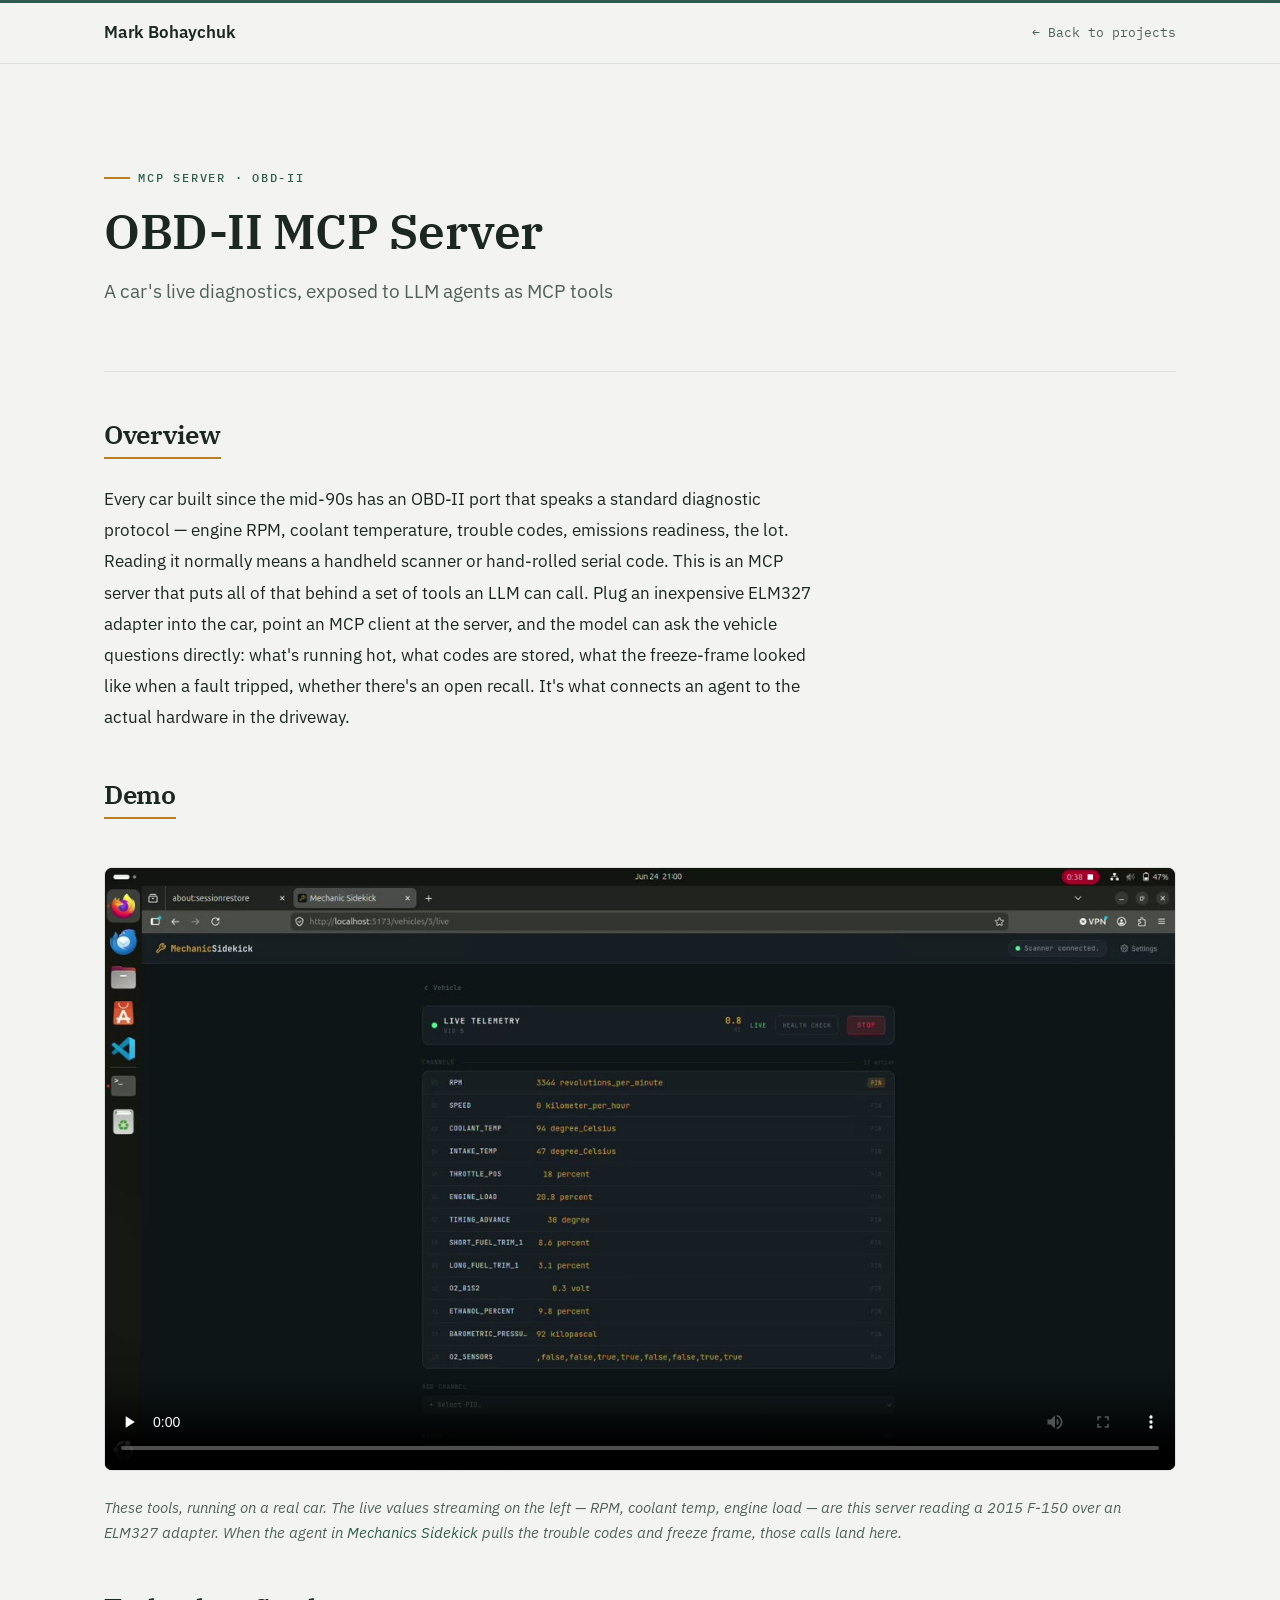
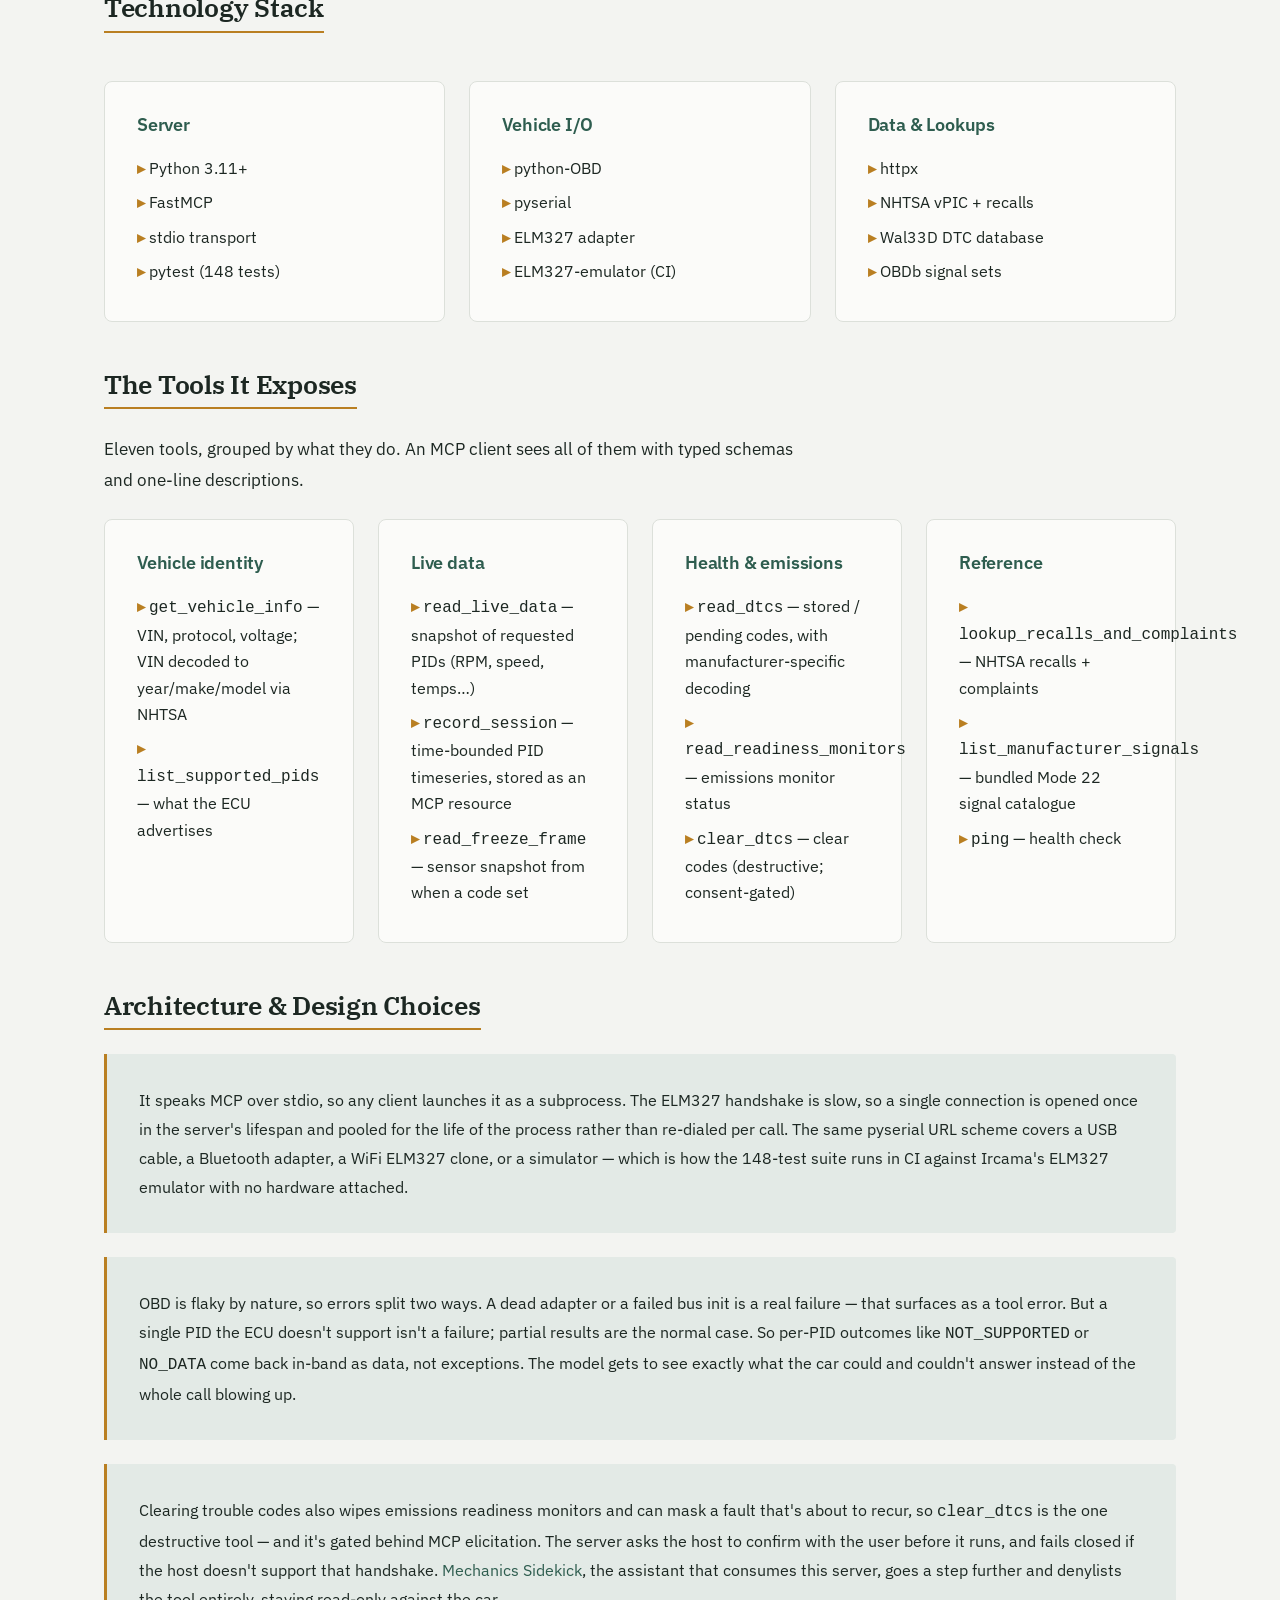
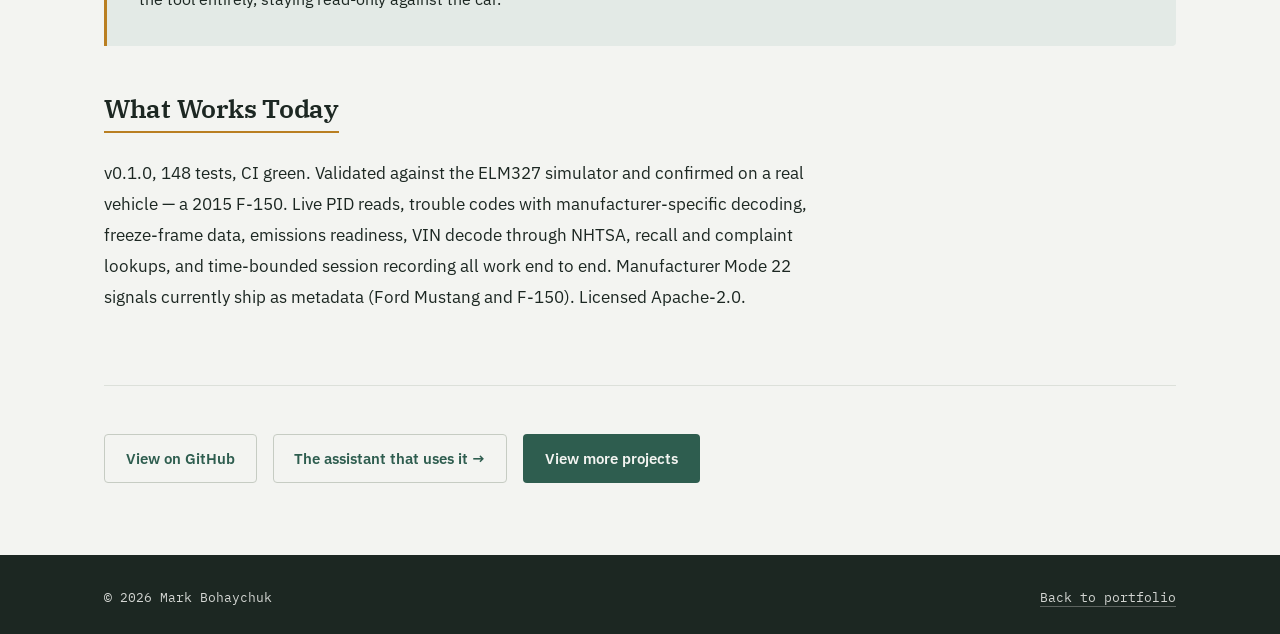
<file: projects/obd-ii-mcp-server.html>
<!DOCTYPE html>
<html lang="en">
<head>
    <meta charset="UTF-8">
    <meta name="viewport" content="width=device-width, initial-scale=1.0">
    <title>OBD-II MCP Server — Mark Bohaychuk</title>
    <meta name="description" content="An MCP server that exposes a car's live OBD-II diagnostics to LLM agents as tools — live sensor reads, trouble codes, freeze frame, emissions readiness, VIN decode, and NHTSA recalls — over an ELM327 adapter. Python, FastMCP, python-OBD.">
    <meta name="author" content="Mark Bohaychuk">
    <meta name="theme-color" content="#2e5d4f">
    <link rel="canonical" href="https://mark.bohaychuk.com/projects/obd-ii-mcp-server.html">
    <link rel="icon" href="/favicon.svg" type="image/svg+xml">

    <meta property="og:type" content="article">
    <meta property="og:url" content="https://mark.bohaychuk.com/projects/obd-ii-mcp-server.html">
    <meta property="og:title" content="OBD-II MCP Server — Mark Bohaychuk">
    <meta property="og:description" content="An MCP server that exposes a car's live OBD-II diagnostics to LLM agents as tools, over an ELM327 adapter. Python, FastMCP, python-OBD.">
    <meta property="og:image" content="https://mark.bohaychuk.com/images/obd-ii-mcp-server/live-telemetry.jpg">
    <meta name="twitter:card" content="summary_large_image">
    <meta name="twitter:title" content="OBD-II MCP Server — Mark Bohaychuk">
    <meta name="twitter:description" content="Exposes live vehicle diagnostics to LLM agents as MCP tools, over an ELM327 adapter.">
    <meta name="twitter:image" content="https://mark.bohaychuk.com/images/obd-ii-mcp-server/live-telemetry.jpg">

    <link rel="preconnect" href="https://fonts.googleapis.com">
    <link rel="preconnect" href="https://fonts.gstatic.com" crossorigin>
    <link href="https://fonts.googleapis.com/css2?family=IBM+Plex+Mono:wght@400;500&family=IBM+Plex+Sans:wght@400;500;600&family=IBM+Plex+Serif:wght@500;600&display=swap" rel="stylesheet">
    <link rel="stylesheet" href="../css/styles.css">
</head>
<body>
    <header class="header">
        <div class="container">
            <nav class="nav" aria-label="Primary">
                <span class="logo"><a href="../index.html">Mark Bohaychuk</a></span>
                <a href="../index.html" class="back-link">← Back to projects</a>
            </nav>
        </div>
    </header>

    <main class="project-detail">
        <div class="container">
            <div class="project-header">
                <p class="eyebrow">MCP Server · OBD-II</p>
                <h1 class="project-detail-title">OBD-II MCP Server</h1>
                <p class="project-detail-subtitle">A car's live diagnostics, exposed to LLM agents as MCP tools</p>
            </div>

            <section class="project-section">
                <h2>Overview</h2>
                <p class="project-text">
                    Every car built since the mid-90s has an OBD-II port that speaks a standard diagnostic protocol — engine RPM, coolant temperature, trouble codes, emissions readiness, the lot. Reading it normally means a handheld scanner or hand-rolled serial code. This is an MCP server that puts all of that behind a set of tools an LLM can call. Plug an inexpensive ELM327 adapter into the car, point an MCP client at the server, and the model can ask the vehicle questions directly: what's running hot, what codes are stored, what the freeze-frame looked like when a fault tripped, whether there's an open recall. It's what connects an agent to the actual hardware in the driveway.
                </p>
            </section>

            <section class="project-section">
                <h2>Demo</h2>
                <div class="media-grid">
                    <div class="media-item">
                        <video class="lazy-video" controls preload="none" playsinline
                               width="1280" height="720"
                               data-poster="../images/obd-ii-mcp-server/live-telemetry.jpg"
                               data-src="../images/mechanics-sidekick/demo.mp4">
                            Your browser can't play embedded video.
                            <a href="../images/mechanics-sidekick/demo.mp4">Download the demo (MP4)</a>.
                        </video>
                    </div>
                </div>
                <p class="media-note"><em>These tools, running on a real car. The live values streaming on the left — RPM, coolant temp, engine load — are this server reading a 2015 F-150 over an ELM327 adapter. When the agent in <a href="mechanics-sidekick.html">Mechanics Sidekick</a> pulls the trouble codes and freeze frame, those calls land here.</em></p>
            </section>

            <section class="project-section">
                <h2>Technology Stack</h2>
                <div class="tech-grid">
                    <div class="tech-item">
                        <h3>Server</h3>
                        <ul>
                            <li>Python 3.11+</li>
                            <li>FastMCP</li>
                            <li>stdio transport</li>
                            <li>pytest (148 tests)</li>
                        </ul>
                    </div>
                    <div class="tech-item">
                        <h3>Vehicle I/O</h3>
                        <ul>
                            <li>python-OBD</li>
                            <li>pyserial</li>
                            <li>ELM327 adapter</li>
                            <li>ELM327-emulator (CI)</li>
                        </ul>
                    </div>
                    <div class="tech-item">
                        <h3>Data &amp; Lookups</h3>
                        <ul>
                            <li>httpx</li>
                            <li>NHTSA vPIC + recalls</li>
                            <li>Wal33D DTC database</li>
                            <li>OBDb signal sets</li>
                        </ul>
                    </div>
                </div>
            </section>

            <section class="project-section">
                <h2>The Tools It Exposes</h2>
                <p class="project-text">
                    Eleven tools, grouped by what they do. An MCP client sees all of them with typed schemas and one-line descriptions.
                </p>
                <div class="tech-grid">
                    <div class="tech-item">
                        <h3>Vehicle identity</h3>
                        <ul>
                            <li><code>get_vehicle_info</code> — VIN, protocol, voltage; VIN decoded to year/make/model via NHTSA</li>
                            <li><code>list_supported_pids</code> — what the ECU advertises</li>
                        </ul>
                    </div>
                    <div class="tech-item">
                        <h3>Live data</h3>
                        <ul>
                            <li><code>read_live_data</code> — snapshot of requested PIDs (RPM, speed, temps…)</li>
                            <li><code>record_session</code> — time-bounded PID timeseries, stored as an MCP resource</li>
                            <li><code>read_freeze_frame</code> — sensor snapshot from when a code set</li>
                        </ul>
                    </div>
                    <div class="tech-item">
                        <h3>Health &amp; emissions</h3>
                        <ul>
                            <li><code>read_dtcs</code> — stored / pending codes, with manufacturer-specific decoding</li>
                            <li><code>read_readiness_monitors</code> — emissions monitor status</li>
                            <li><code>clear_dtcs</code> — clear codes (destructive; consent-gated)</li>
                        </ul>
                    </div>
                    <div class="tech-item">
                        <h3>Reference</h3>
                        <ul>
                            <li><code>lookup_recalls_and_complaints</code> — NHTSA recalls + complaints</li>
                            <li><code>list_manufacturer_signals</code> — bundled Mode 22 signal catalogue</li>
                            <li><code>ping</code> — health check</li>
                        </ul>
                    </div>
                </div>
            </section>

            <section class="project-section">
                <h2>Architecture &amp; Design Choices</h2>
                <div class="highlight-box">
                    <p>
                        It speaks MCP over stdio, so any client launches it as a subprocess. The ELM327 handshake is slow, so a single connection is opened once in the server's lifespan and pooled for the life of the process rather than re-dialed per call. The same pyserial URL scheme covers a USB cable, a Bluetooth adapter, a WiFi ELM327 clone, or a simulator — which is how the 148-test suite runs in CI against Ircama's ELM327 emulator with no hardware attached.
                    </p>
                </div>
                <div class="highlight-box">
                    <p>
                        OBD is flaky by nature, so errors split two ways. A dead adapter or a failed bus init is a real failure — that surfaces as a tool error. But a single PID the ECU doesn't support isn't a failure; partial results are the normal case. So per-PID outcomes like <code>NOT_SUPPORTED</code> or <code>NO_DATA</code> come back in-band as data, not exceptions. The model gets to see exactly what the car could and couldn't answer instead of the whole call blowing up.
                    </p>
                </div>
                <div class="highlight-box">
                    <p>
                        Clearing trouble codes also wipes emissions readiness monitors and can mask a fault that's about to recur, so <code>clear_dtcs</code> is the one destructive tool — and it's gated behind MCP elicitation. The server asks the host to confirm with the user before it runs, and fails closed if the host doesn't support that handshake. <a href="mechanics-sidekick.html">Mechanics Sidekick</a>, the assistant that consumes this server, goes a step further and denylists the tool entirely, staying read-only against the car.
                    </p>
                </div>
            </section>

            <section class="project-section">
                <h2>What Works Today</h2>
                <p class="project-text">
                    v0.1.0, 148 tests, CI green. Validated against the ELM327 simulator and confirmed on a real vehicle — a 2015 F-150. Live PID reads, trouble codes with manufacturer-specific decoding, freeze-frame data, emissions readiness, VIN decode through NHTSA, recall and complaint lookups, and time-bounded session recording all work end to end. Manufacturer Mode 22 signals currently ship as metadata (Ford Mustang and F-150). Licensed Apache-2.0.
                </p>
            </section>

            <div class="project-cta">
                <a href="https://github.com/mbohaychuk/OBD-II-MCP-Server" class="btn btn-secondary" target="_blank" rel="noopener">View on GitHub</a>
                <a href="mechanics-sidekick.html" class="btn btn-secondary">The assistant that uses it →</a>
                <a href="../index.html" class="btn btn-primary">View more projects</a>
            </div>
        </div>
    </main>

    <footer class="footer">
        <div class="container">
            <p>&copy; 2026 Mark Bohaychuk</p>
            <p><a href="../index.html">Back to portfolio</a></p>
        </div>
    </footer>

    <script src="../js/main.js"></script>
</body>
</html>
</file>
<file: css/styles.css>
/* ===========================
   Reset & base
   =========================== */
*,
*::before,
*::after {
    margin: 0;
    padding: 0;
    box-sizing: border-box;
}

:root {
    /* Color — Forest & stone */
    --paper: #f3f4f1;        /* page background */
    --paper-2: #eaece7;      /* alternating section / tile background */
    --card: #fbfbf9;         /* card surface */
    --ink: #1c2722;          /* primary text */
    --muted: #51605a;        /* secondary text (>= 4.5:1 on paper) */
    --brand: #2e5d4f;        /* forest — headings, links, primary actions */
    --brand-deep: #224a3e;   /* hover / pressed */
    --brand-tint: #e3eae6;   /* chips, active wash */
    --accent: #b97f22;       /* ochre / brass — sparing accent, rules, marks */
    --accent-deep: #9a6716;  /* ochre hover */
    --line: #dce0da;         /* hairlines */
    --line-strong: #c6ccc3;

    /* Typography */
    --font-sans: 'IBM Plex Sans', -apple-system, BlinkMacSystemFont, 'Segoe UI', Roboto, sans-serif;
    --font-mono: 'IBM Plex Mono', ui-monospace, 'SFMono-Regular', Menlo, Consolas, monospace;
    --font-serif: 'IBM Plex Serif', Georgia, 'Times New Roman', serif;

    /* Spacing scale */
    --spacing-xs: 0.5rem;
    --spacing-sm: 1rem;
    --spacing-md: 1.5rem;
    --spacing-lg: 2rem;
    --spacing-xl: 3rem;
    --spacing-2xl: 4.5rem;

    /* Radii */
    --radius-sm: 0.25rem;
    --radius-md: 0.5rem;
    --radius-lg: 0.75rem;

    /* Elevation */
    --shadow-sm: 0 1px 2px rgba(28, 39, 34, 0.05);
    --shadow-md: 0 6px 18px -10px rgba(28, 39, 34, 0.28);
    --shadow-lg: 0 18px 40px -20px rgba(28, 39, 34, 0.35);

    /* Motion */
    --transition-fast: 140ms ease;
    --transition-base: 220ms ease;
}

html {
    scroll-behavior: smooth;
}

body {
    font-family: var(--font-sans);
    font-size: 1rem;
    line-height: 1.65;
    color: var(--ink);
    background-color: var(--paper);
    -webkit-font-smoothing: antialiased;
    text-rendering: optimizeLegibility;
    overflow-x: hidden;
}

/* ===========================
   Typography
   =========================== */
h1, h2, h3, h4 {
    line-height: 1.15;
    font-weight: 600;
    color: var(--ink);
    letter-spacing: -0.01em;
}

h1 { font-size: 2.5rem; }
h2 { font-size: 2rem; }
h3 { font-size: 1.3rem; }
h4 { font-size: 1.1rem; }

p { margin-bottom: var(--spacing-sm); }

a {
    color: var(--brand);
    text-decoration: none;
    transition: color var(--transition-fast);
}

a:hover { color: var(--brand-deep); }

strong { font-weight: 600; }

::selection {
    background: var(--brand);
    color: var(--paper);
}

:focus-visible {
    outline: 2px solid var(--accent);
    outline-offset: 3px;
    border-radius: 2px;
}

/* Mono eyebrow used above section / hero titles */
.eyebrow {
    display: inline-flex;
    align-items: center;
    gap: 0.55rem;
    font-family: var(--font-mono);
    font-size: 0.78rem;
    font-weight: 500;
    letter-spacing: 0.14em;
    text-transform: uppercase;
    color: var(--brand);
    margin-bottom: var(--spacing-sm);
}

.eyebrow::before {
    content: "";
    width: 1.6rem;
    height: 2px;
    background: var(--accent);
}

/* Accessibility: skip link */
.skip-link {
    position: absolute;
    left: -999px;
    top: 0;
    background: var(--ink);
    color: var(--paper);
    padding: 0.6rem 1rem;
    z-index: 2000;
    border-radius: 0 0 var(--radius-md) 0;
}

.skip-link:focus {
    left: 0;
    color: var(--paper);
}

/* ===========================
   Layout
   =========================== */
.container {
    max-width: 1120px;
    margin: 0 auto;
    padding: 0 var(--spacing-md);
}

.section-head {
    margin-bottom: var(--spacing-xl);
}

.section-title {
    font-family: var(--font-serif);
    font-size: clamp(1.9rem, 4vw, 2.4rem);
    font-weight: 600;
}

/* ===========================
   Header & navigation
   =========================== */
.header {
    background-color: rgba(243, 244, 241, 0.85);
    backdrop-filter: saturate(140%) blur(8px);
    border-top: 3px solid var(--brand);
    border-bottom: 1px solid var(--line);
    position: sticky;
    top: 0;
    z-index: 1000;
}

.nav {
    display: flex;
    justify-content: space-between;
    align-items: center;
    gap: var(--spacing-md);
    padding: var(--spacing-sm) 0;
}

.logo {
    font-family: var(--font-sans);
    font-size: 1.05rem;
    font-weight: 600;
    letter-spacing: -0.01em;
    color: var(--ink);
}

.logo a { color: var(--ink); }
.logo a:hover { color: var(--brand); }

.nav-links {
    display: flex;
    list-style: none;
    gap: var(--spacing-lg);
    align-items: center;
}

.nav-links a {
    font-family: var(--font-mono);
    font-size: 0.82rem;
    letter-spacing: 0.02em;
    color: var(--muted);
    position: relative;
    padding: 0.25rem 0;
}

.nav-links a:hover { color: var(--ink); }

.nav-links a.active { color: var(--ink); }

.nav-links a.active::after {
    content: "";
    position: absolute;
    left: 0;
    bottom: -2px;
    width: 100%;
    height: 2px;
    background: var(--accent);
}

.nav-toggle {
    display: none;
    background: none;
    border: 1px solid var(--line-strong);
    border-radius: var(--radius-sm);
    padding: 0.4rem 0.55rem;
    cursor: pointer;
    color: var(--ink);
    line-height: 0;
}

.nav-toggle svg { width: 22px; height: 22px; }

.back-link {
    font-family: var(--font-mono);
    font-size: 0.82rem;
    color: var(--muted);
    display: inline-flex;
    align-items: center;
    gap: var(--spacing-xs);
}

.back-link:hover { color: var(--brand); }

/* ===========================
   Hero
   =========================== */
.hero {
    background-color: var(--paper);
    background-image: radial-gradient(var(--line) 1px, transparent 1px);
    background-size: 26px 26px;
    background-position: -13px -13px;
    border-bottom: 1px solid var(--line);
    padding: var(--spacing-2xl) 0;
}

.hero-content {
    max-width: 720px;
}

.hero-title {
    font-family: var(--font-serif);
    font-size: clamp(2.6rem, 7vw, 4.25rem);
    font-weight: 600;
    letter-spacing: -0.02em;
    margin-bottom: var(--spacing-md);
}

.hero-subtitle {
    font-size: clamp(1.05rem, 2.2vw, 1.3rem);
    color: var(--muted);
    line-height: 1.6;
    margin-bottom: var(--spacing-lg);
    max-width: 60ch;
}

.hero-actions {
    display: flex;
    flex-wrap: wrap;
    gap: var(--spacing-sm);
    align-items: center;
}

/* ===========================
   Buttons
   =========================== */
.btn {
    display: inline-flex;
    align-items: center;
    gap: 0.5rem;
    padding: 0.7rem 1.3rem;
    border-radius: var(--radius-sm);
    font-family: var(--font-sans);
    font-size: 0.95rem;
    font-weight: 600;
    cursor: pointer;
    border: 1px solid transparent;
    transition: transform var(--transition-fast), background-color var(--transition-fast), border-color var(--transition-fast), color var(--transition-fast);
}

.btn-primary {
    background-color: var(--brand);
    color: var(--paper);
}

.btn-primary:hover {
    background-color: var(--brand-deep);
    color: var(--paper);
    transform: translateY(-2px);
}

.btn-secondary {
    background-color: transparent;
    color: var(--brand);
    border-color: var(--line-strong);
}

.btn-secondary:hover {
    border-color: var(--brand);
    color: var(--brand-deep);
    transform: translateY(-2px);
}

.text-link {
    font-family: var(--font-mono);
    font-size: 0.85rem;
    color: var(--brand);
    border-bottom: 1px solid transparent;
}

.text-link:hover {
    border-bottom-color: var(--accent);
    color: var(--brand-deep);
}

/* ===========================
   About
   =========================== */
.about {
    padding: var(--spacing-2xl) 0;
    background-color: var(--paper-2);
    border-bottom: 1px solid var(--line);
}

.about-content { max-width: 720px; }

.about-text {
    font-size: 1.15rem;
    line-height: 1.75;
    color: var(--ink);
    margin-bottom: var(--spacing-md);
}

.about-status {
    margin-top: var(--spacing-lg);
    font-weight: 600;
    color: var(--ink);
}

.about-cta { margin-top: var(--spacing-md); }

/* ===========================
   Projects
   =========================== */
.projects {
    padding: var(--spacing-2xl) 0;
}

.projects-grid {
    display: grid;
    grid-template-columns: repeat(auto-fill, minmax(330px, 1fr));
    gap: var(--spacing-lg);
}

.project-card {
    background-color: var(--card);
    border: 1px solid var(--line);
    border-radius: var(--radius-lg);
    overflow: hidden;
    display: flex;
    flex-direction: column;
    position: relative;
    transition: transform var(--transition-base), box-shadow var(--transition-base), border-color var(--transition-base);
}

.project-card:hover {
    transform: translateY(-4px);
    box-shadow: var(--shadow-lg);
    border-color: var(--brand);
}

.project-media {
    aspect-ratio: 16 / 10;
    background-color: var(--paper-2);
    border-bottom: 1px solid var(--line);
    overflow: hidden;
}

.project-shot {
    width: 100%;
    height: 100%;
    object-fit: cover;
    object-position: top center;
    display: block;
}

.project-shot--center { object-position: center; }

/* Tile fallback for projects without a screenshot */
.project-tile {
    width: 100%;
    height: 100%;
    display: flex;
    flex-direction: column;
    align-items: center;
    justify-content: center;
    gap: 0.85rem;
    background:
        radial-gradient(120% 120% at 50% 0%, var(--brand-tint) 0%, var(--paper-2) 70%);
}

.project-tile svg {
    width: 52px;
    height: 52px;
    stroke: var(--brand);
    stroke-width: 1.4;
    opacity: 0.85;
}

.project-tile span {
    font-family: var(--font-mono);
    font-size: 0.72rem;
    letter-spacing: 0.12em;
    text-transform: uppercase;
    color: var(--muted);
}

.project-content {
    padding: var(--spacing-lg);
    display: flex;
    flex-direction: column;
    flex: 1;
}

.project-title {
    font-size: 1.35rem;
    font-weight: 600;
    margin-bottom: var(--spacing-xs);
}

.project-description {
    color: var(--ink);
    margin-bottom: var(--spacing-md);
    flex: 1;
}

.project-tags {
    display: flex;
    flex-wrap: wrap;
    gap: 0.4rem;
    margin-bottom: var(--spacing-md);
}

.tag {
    font-family: var(--font-mono);
    font-size: 0.72rem;
    letter-spacing: 0.03em;
    color: var(--brand);
    background-color: var(--brand-tint);
    padding: 0.2rem 0.6rem;
    border-radius: var(--radius-sm);
}

.project-link {
    font-family: var(--font-mono);
    font-size: 0.85rem;
    font-weight: 500;
    color: var(--brand);
    display: inline-flex;
    align-items: center;
    gap: 0.4rem;
    align-self: flex-start;
}

/* Stretch the link's hit area over the whole card so clicking anywhere
   on the card navigates, while keeping a real, focusable anchor. */
.project-link::after {
    content: "";
    position: absolute;
    inset: 0;
    z-index: 1;
}

.project-link .arrow {
    transition: transform var(--transition-fast);
    color: var(--accent);
}

.project-card:hover .project-link .arrow { transform: translateX(4px); }

/* ===========================
   Project detail page
   =========================== */
.project-detail { padding: var(--spacing-xl) 0 var(--spacing-2xl); }

.project-header {
    padding: var(--spacing-xl) 0;
    margin-bottom: var(--spacing-xl);
    border-bottom: 1px solid var(--line);
}

.project-detail-title {
    font-family: var(--font-serif);
    font-size: clamp(2.2rem, 5vw, 3rem);
    font-weight: 600;
    margin-bottom: var(--spacing-sm);
}

.project-detail-subtitle {
    font-size: 1.2rem;
    color: var(--muted);
    max-width: 65ch;
}

.project-section { margin-bottom: var(--spacing-xl); }

.project-section h2 {
    font-family: var(--font-serif);
    font-size: 1.6rem;
    margin-bottom: var(--spacing-md);
    padding-bottom: var(--spacing-xs);
    border-bottom: 2px solid var(--accent);
    display: inline-block;
}

.project-text {
    color: var(--ink);
    font-size: 1.08rem;
    line-height: 1.8;
    margin-bottom: var(--spacing-md);
    max-width: 72ch;
}

.feature-list { list-style: none; }

.feature-list li {
    padding: var(--spacing-md);
    margin-bottom: var(--spacing-sm);
    background-color: var(--paper-2);
    border-left: 3px solid var(--brand);
    border-radius: 0 var(--radius-sm) var(--radius-sm) 0;
}

.feature-list strong { color: var(--brand); }

.tech-grid,
.architecture-grid {
    display: grid;
    grid-template-columns: repeat(auto-fit, minmax(250px, 1fr));
    gap: var(--spacing-md);
    margin-top: var(--spacing-md);
}

.tech-item,
.architecture-item {
    background-color: var(--card);
    border: 1px solid var(--line);
    padding: var(--spacing-lg);
    border-radius: var(--radius-md);
}

.tech-item h3,
.architecture-item h3 {
    font-size: 1.15rem;
    color: var(--brand);
    margin-bottom: var(--spacing-sm);
}

.tech-item ul,
.architecture-item ul { list-style: none; }

.tech-item li,
.architecture-item li {
    padding: 0.25rem 0;
    color: var(--ink);
}

.tech-item li::before,
.architecture-item li::before {
    content: "▸ ";
    color: var(--accent);
    font-weight: bold;
}

.highlight-box {
    background-color: var(--brand-tint);
    border-left: 3px solid var(--accent);
    padding: var(--spacing-lg);
    margin-bottom: var(--spacing-md);
    border-radius: 0 var(--radius-sm) var(--radius-sm) 0;
}

.highlight-box h3 {
    color: var(--brand-deep);
    margin-bottom: var(--spacing-sm);
}

.highlight-box p {
    color: var(--ink);
    line-height: 1.8;
    margin-bottom: 0;
}

/* Media */
.media-grid {
    display: grid;
    grid-template-columns: repeat(auto-fit, minmax(280px, 1fr));
    gap: var(--spacing-md);
    margin-top: var(--spacing-md);
}

.media-item {
    background-color: var(--card);
    border: 1px solid var(--line);
    border-radius: var(--radius-md);
    overflow: hidden;
    transition: transform var(--transition-base);
}

.media-item img {
    width: 100%;
    height: auto;
    display: block;
}

.media-item video {
    width: 100%;
    height: auto;
    display: block;
    aspect-ratio: 16 / 9;
    background-color: #0c0c0c;
}

.media-item:hover { transform: translateY(-3px); }

.media-caption {
    font-family: var(--font-mono);
    font-size: 0.78rem;
    color: var(--muted);
    padding: 0.6rem 0.8rem;
    border-top: 1px solid var(--line);
}

.media-note {
    margin-top: var(--spacing-md);
    color: var(--muted);
    font-size: 0.95rem;
}

.project-cta {
    margin-top: var(--spacing-2xl);
    padding-top: var(--spacing-xl);
    border-top: 1px solid var(--line);
    display: flex;
    flex-wrap: wrap;
    gap: var(--spacing-sm);
}

/* ===========================
   Contact
   =========================== */
.contact {
    padding: var(--spacing-2xl) 0;
    background-color: var(--paper-2);
    border-top: 1px solid var(--line);
}

.contact-text {
    font-size: 1.15rem;
    color: var(--ink);
    margin-bottom: var(--spacing-lg);
    max-width: 60ch;
}

.contact-links {
    display: flex;
    gap: var(--spacing-sm);
    flex-wrap: wrap;
}

.contact-link {
    font-family: var(--font-mono);
    font-size: 0.9rem;
    padding: 0.7rem 1.1rem;
    background-color: var(--card);
    border: 1px solid var(--line-strong);
    border-radius: var(--radius-sm);
    color: var(--ink);
    transition: all var(--transition-fast);
}

.contact-link:hover {
    border-color: var(--brand);
    color: var(--brand);
    transform: translateY(-2px);
}

/* ===========================
   Footer
   =========================== */
.footer {
    background-color: var(--ink);
    color: var(--paper);
    padding: var(--spacing-lg) 0;
}

.footer .container {
    display: flex;
    justify-content: space-between;
    align-items: center;
    flex-wrap: wrap;
    gap: var(--spacing-sm);
}

.footer p {
    margin: 0;
    font-family: var(--font-mono);
    font-size: 0.8rem;
    opacity: 0.85;
}

.footer a {
    color: var(--paper);
    border-bottom: 1px solid rgba(243, 244, 241, 0.35);
}

.footer a:hover {
    color: var(--paper);
    border-bottom-color: var(--accent);
}

/* ===========================
   Scroll reveal (progressive enhancement)
   Cards/sections are fully visible by default; JS only animates when enabled.
   =========================== */
.js .reveal {
    opacity: 0;
    transform: translateY(16px);
    transition: opacity 0.6s ease, transform 0.6s ease;
}

.js .reveal.is-visible {
    opacity: 1;
    transform: none;
}

@media (prefers-reduced-motion: reduce) {
    html { scroll-behavior: auto; }
    .js .reveal { opacity: 1; transform: none; transition: none; }
    .btn:hover,
    .project-card:hover,
    .media-item:hover,
    .contact-link:hover { transform: none; }
    * { animation-duration: 0.001ms !important; }
}

/* ===========================
   Responsive
   =========================== */
@media (max-width: 768px) {
    .nav-toggle { display: inline-flex; }

    .nav-links {
        position: absolute;
        top: 100%;
        left: 0;
        right: 0;
        flex-direction: column;
        align-items: flex-start;
        gap: 0;
        background: var(--paper);
        border-bottom: 1px solid var(--line);
        padding: var(--spacing-xs) var(--spacing-md) var(--spacing-md);
        display: none;
    }

    .nav-links.open { display: flex; }

    .nav-links li { width: 100%; }

    .nav-links a {
        display: block;
        width: 100%;
        padding: 0.7rem 0;
        border-bottom: 1px solid var(--line);
    }

    .projects-grid { grid-template-columns: 1fr; }

    .tech-grid,
    .architecture-grid { grid-template-columns: 1fr; }

    .footer .container { justify-content: center; text-align: center; }
}

/* ===========================
   Utilities
   =========================== */
.visually-hidden {
    position: absolute;
    width: 1px;
    height: 1px;
    padding: 0;
    margin: -1px;
    overflow: hidden;
    clip: rect(0, 0, 0, 0);
    white-space: nowrap;
    border: 0;
}
</file>
